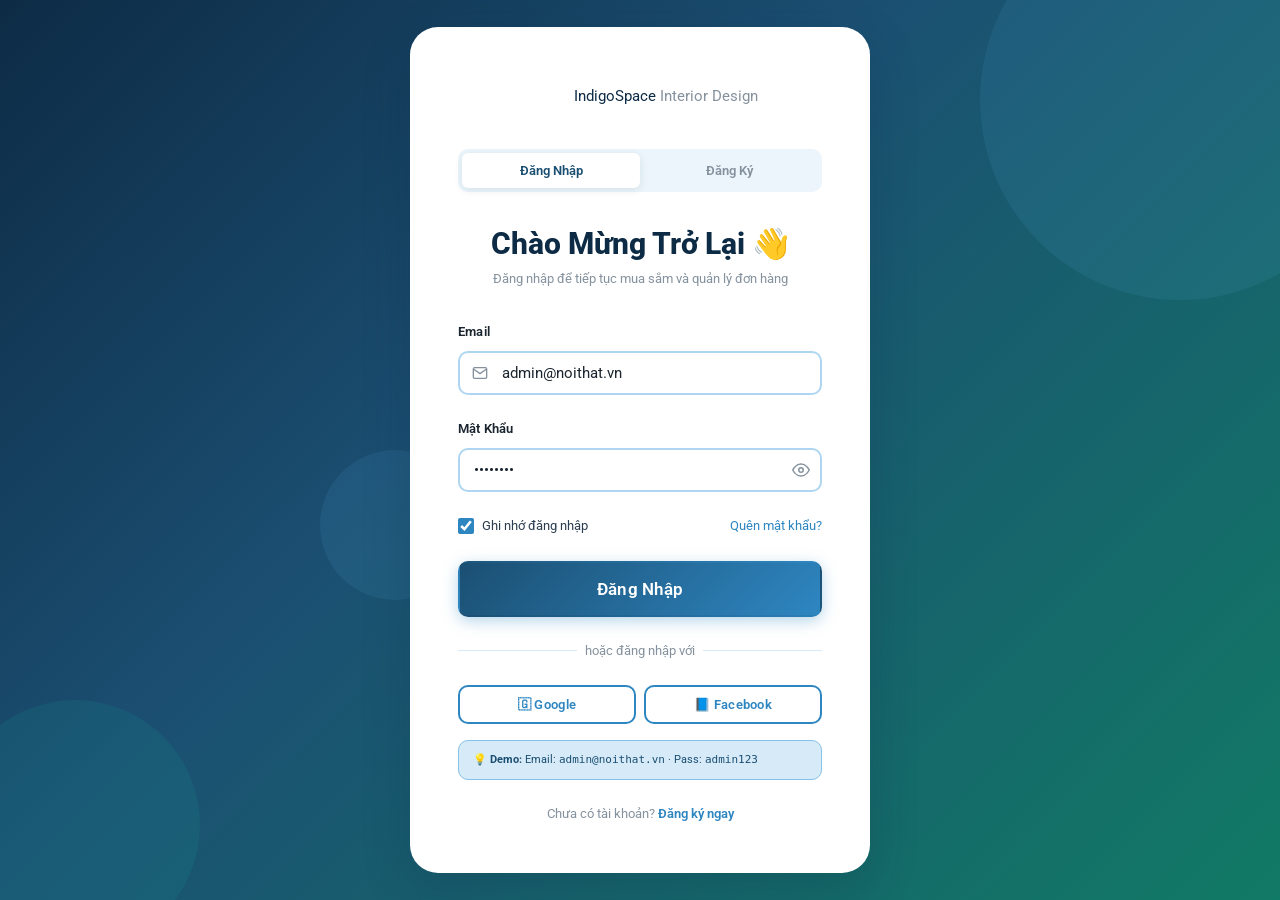
<file: noi-that-v2-complete/noi-that-v2/admin/index.html>
<!DOCTYPE html>
<html lang="vi">
<head>
  <meta charset="UTF-8"/><meta name="viewport" content="width=device-width,initial-scale=1.0"/>
  <title>Admin Dashboard — IndigoSpace</title>
  <link rel="stylesheet" href="../css/main.css"/>
  <link rel="stylesheet" href="../css/admin.css"/>
</head>
<body>
<div id="page-loader" class="page-loader"><div class="loader-ring"></div></div>
<div id="admin-dashboard" class="admin-wrapper">

  <!-- ===== SIDEBAR ===== -->
  <aside class="admin-sidebar">
    <div class="admin-sidebar-logo">
      <div class="admin-logo-icon">
        <svg width="22" height="22" viewBox="0 0 24 24" fill="none" stroke="white" stroke-width="2">
          <path d="M3 9l9-7 9 7v11a2 2 0 01-2 2H5a2 2 0 01-2-2z"/><polyline points="9 22 9 12 15 12 15 22"/>
        </svg>
      </div>
      <div>
        <div class="admin-logo-text">IndigoSpace</div>
        <div class="admin-logo-sub">Admin Panel v1.0</div>
      </div>
    </div>

    <nav class="admin-nav">
      <div class="admin-nav-group">
        <div class="admin-nav-group-label">Tổng Quan</div>
        <button class="admin-nav-link active" data-target="sec-dashboard">
          <svg width="18" height="18" viewBox="0 0 24 24" fill="none" stroke="currentColor" stroke-width="2"><rect x="3" y="3" width="7" height="7"/><rect x="14" y="3" width="7" height="7"/><rect x="3" y="14" width="7" height="7"/><rect x="14" y="14" width="7" height="7"/></svg>
          <span class="nav-label">Dashboard</span>
        </button>
      </div>

      <div class="admin-nav-group">
        <div class="admin-nav-group-label">Quản Lý</div>
        <button class="admin-nav-link" data-target="sec-products">
          <svg width="18" height="18" viewBox="0 0 24 24" fill="none" stroke="currentColor" stroke-width="2"><path d="M21 16V8a2 2 0 00-1-1.73l-7-4a2 2 0 00-2 0l-7 4A2 2 0 003 8v8a2 2 0 001 1.73l7 4a2 2 0 002 0l7-4A2 2 0 0021 16z"/></svg>
          <span class="nav-label">Sản Phẩm</span>
          <span class="admin-nav-badge">34</span>
        </button>
        <button class="admin-nav-link" data-target="sec-orders">
          <svg width="18" height="18" viewBox="0 0 24 24" fill="none" stroke="currentColor" stroke-width="2"><path d="M14 2H6a2 2 0 00-2 2v16a2 2 0 002 2h12a2 2 0 002-2V8z"/><polyline points="14 2 14 8 20 8"/></svg>
          <span class="nav-label">Đơn Hàng</span>
          <span class="admin-nav-badge" style="background:var(--c-warning)">4</span>
        </button>
        <button class="admin-nav-link" data-target="sec-customers">
          <svg width="18" height="18" viewBox="0 0 24 24" fill="none" stroke="currentColor" stroke-width="2"><path d="M17 21v-2a4 4 0 00-4-4H5a4 4 0 00-4 4v2"/><circle cx="9" cy="7" r="4"/><path d="M23 21v-2a4 4 0 00-3-3.87"/><path d="M16 3.13a4 4 0 010 7.75"/></svg>
          <span class="nav-label">Khách Hàng</span>
        </button>
        <button class="admin-nav-link" data-target="sec-vouchers">
          <svg width="18" height="18" viewBox="0 0 24 24" fill="none" stroke="currentColor" stroke-width="2"><path d="M20 12v6a2 2 0 01-2 2H6a2 2 0 01-2-2v-6"/><rect x="2" y="6" width="20" height="6"/></svg>
          <span class="nav-label">Voucher</span>
        </button>
      </div>

      <div class="admin-nav-group">
        <div class="admin-nav-group-label">Hệ Thống</div>
        <a href="../index.html" class="admin-nav-link">
          <svg width="18" height="18" viewBox="0 0 24 24" fill="none" stroke="currentColor" stroke-width="2"><path d="M3 9l9-7 9 7v11a2 2 0 01-2 2H5a2 2 0 01-2-2z"/></svg>
          <span class="nav-label">Xem Website</span>
        </a>
        <button id="admin-logout" class="admin-nav-link">
          <svg width="18" height="18" viewBox="0 0 24 24" fill="none" stroke="currentColor" stroke-width="2"><path d="M9 21H5a2 2 0 01-2-2V5a2 2 0 012-2h4"/><polyline points="16 17 21 12 16 7"/><line x1="21" y1="12" x2="9" y2="12"/></svg>
          <span class="nav-label">Đăng Xuất</span>
        </button>
      </div>
    </nav>

    <div class="admin-sidebar-footer">
      <div class="admin-user-info">
        <div class="admin-user-avatar">A</div>
        <div>
          <div class="admin-user-name">Admin</div>
          <div class="admin-user-role">Quản trị viên</div>
        </div>
      </div>
    </div>
  </aside>

  <!-- ===== MAIN CONTENT ===== -->
  <div class="admin-main">
    <!-- Top bar -->
    <div class="admin-topbar">
      <div class="admin-topbar-left">
        <button id="admin-menu-btn" style="background:none;border:none;cursor:pointer;padding:4px;display:none;">
          <svg width="22" height="22" viewBox="0 0 24 24" fill="none" stroke="var(--c-navy)" stroke-width="2"><line x1="3" y1="12" x2="21" y2="12"/><line x1="3" y1="6" x2="21" y2="6"/><line x1="3" y1="18" x2="21" y2="18"/></svg>
        </button>
        <div>
          <div id="admin-page-title" class="admin-topbar-title">Dashboard</div>
          <div class="admin-topbar-breadcrumb">IndigoSpace / <span id="admin-page-title-sub">Tổng quan</span></div>
        </div>
      </div>
      <div class="admin-topbar-right">
        <div style="font-size:var(--text-sm);color:var(--c-text-muted);">
          📅 <span id="current-date"></span>
        </div>
        <button class="admin-notify-btn">
          <svg width="18" height="18" viewBox="0 0 24 24" fill="none" stroke="currentColor" stroke-width="2"><path d="M18 8A6 6 0 006 8c0 7-3 9-3 9h18s-3-2-3-9"/><path d="M13.73 21a2 2 0 01-3.46 0"/></svg>
          <span class="cart-badge">3</span>
        </button>
        <a href="../index.html" class="btn btn-secondary btn-sm">← Website</a>
      </div>
    </div>

    <div class="admin-content">

      <!-- ===== DASHBOARD ===== -->
      <div id="sec-dashboard" class="admin-section active">
        <div class="stats-grid">
          <div class="stat-card">
            <div class="stat-icon">
              <svg width="24" height="24" viewBox="0 0 24 24" fill="none" stroke="var(--c-blue-dark)" stroke-width="1.8"><line x1="12" y1="1" x2="12" y2="23"/><path d="M17 5H9.5a3.5 3.5 0 000 7h5a3.5 3.5 0 010 7H6"/></svg>
            </div>
            <div class="stat-info">
              <div class="stat-label">Doanh Thu Tháng</div>
              <div id="stat-revenue" class="stat-value">--</div>
              <div class="stat-change up">↑ 12.5% so với tháng trước</div>
            </div>
          </div>
          <div class="stat-card">
            <div class="stat-icon">
              <svg width="24" height="24" viewBox="0 0 24 24" fill="none" stroke="var(--c-teal)" stroke-width="1.8"><path d="M14 2H6a2 2 0 00-2 2v16a2 2 0 002 2h12a2 2 0 002-2V8z"/><polyline points="14 2 14 8 20 8"/></svg>
            </div>
            <div class="stat-info">
              <div class="stat-label">Tổng Đơn Hàng</div>
              <div id="stat-orders" class="stat-value">--</div>
              <div class="stat-change up">↑ 8.2% so với tháng trước</div>
            </div>
          </div>
          <div class="stat-card">
            <div class="stat-icon">
              <svg width="24" height="24" viewBox="0 0 24 24" fill="none" stroke="#8E44AD" stroke-width="1.8"><path d="M17 21v-2a4 4 0 00-4-4H5a4 4 0 00-4 4v2"/><circle cx="9" cy="7" r="4"/><path d="M23 21v-2a4 4 0 00-3-3.87"/><path d="M16 3.13a4 4 0 010 7.75"/></svg>
            </div>
            <div class="stat-info">
              <div class="stat-label">Khách Hàng</div>
              <div id="stat-customers" class="stat-value">--</div>
              <div class="stat-change up">↑ 5.1% so với tháng trước</div>
            </div>
          </div>
          <div class="stat-card">
            <div class="stat-icon">
              <svg width="24" height="24" viewBox="0 0 24 24" fill="none" stroke="#E67E22" stroke-width="1.8"><path d="M21 16V8a2 2 0 00-1-1.73l-7-4a2 2 0 00-2 0l-7 4A2 2 0 003 8v8a2 2 0 001 1.73l7 4a2 2 0 002 0l7-4A2 2 0 0021 16z"/></svg>
            </div>
            <div class="stat-info">
              <div class="stat-label">Tổng Sản Phẩm</div>
              <div id="stat-products" class="stat-value">--</div>
              <div class="stat-change" style="color:var(--c-text-muted)">→ 6 danh mục phòng</div>
            </div>
          </div>
        </div>

        <!-- Revenue Chart Placeholder -->
        <div class="admin-card" style="margin-bottom:var(--sp-xl);">
          <div class="admin-card-header">
            <span class="admin-card-title">
              <svg width="16" height="16" viewBox="0 0 24 24" fill="none" stroke="currentColor" stroke-width="2"><polyline points="22 12 18 12 15 21 9 3 6 12 2 12"/></svg>
              Doanh Thu 7 Ngày Gần Nhất
            </span>
          </div>
          <div style="padding:var(--sp-lg);">
            <div style="display:flex;align-items:flex-end;gap:12px;height:140px;padding:0 8px;">
              <!-- Bars biểu đồ giả -->
              <div style="flex:1;display:flex;flex-direction:column;align-items:center;gap:6px;">
                <div style="background:linear-gradient(to top,var(--c-blue-dark),var(--c-blue-light));border-radius:4px 4px 0 0;width:100%;height:45%;"></div>
                <span style="font-size:10px;color:var(--c-text-muted)">T2</span>
              </div>
              <div style="flex:1;display:flex;flex-direction:column;align-items:center;gap:6px;">
                <div style="background:linear-gradient(to top,var(--c-blue-dark),var(--c-blue-light));border-radius:4px 4px 0 0;width:100%;height:68%;"></div>
                <span style="font-size:10px;color:var(--c-text-muted)">T3</span>
              </div>
              <div style="flex:1;display:flex;flex-direction:column;align-items:center;gap:6px;">
                <div style="background:linear-gradient(to top,var(--c-blue-dark),var(--c-blue-light));border-radius:4px 4px 0 0;width:100%;height:52%;"></div>
                <span style="font-size:10px;color:var(--c-text-muted)">T4</span>
              </div>
              <div style="flex:1;display:flex;flex-direction:column;align-items:center;gap:6px;">
                <div style="background:linear-gradient(to top,var(--c-teal),var(--c-teal-light));border-radius:4px 4px 0 0;width:100%;height:90%;"></div>
                <span style="font-size:10px;color:var(--c-text-muted)">T5</span>
              </div>
              <div style="flex:1;display:flex;flex-direction:column;align-items:center;gap:6px;">
                <div style="background:linear-gradient(to top,var(--c-blue-dark),var(--c-blue-light));border-radius:4px 4px 0 0;width:100%;height:75%;"></div>
                <span style="font-size:10px;color:var(--c-text-muted)">T6</span>
              </div>
              <div style="flex:1;display:flex;flex-direction:column;align-items:center;gap:6px;">
                <div style="background:linear-gradient(to top,var(--c-teal),var(--c-teal-light));border-radius:4px 4px 0 0;width:100%;height:100%;"></div>
                <span style="font-size:10px;color:var(--c-text-muted)">T7</span>
              </div>
              <div style="flex:1;display:flex;flex-direction:column;align-items:center;gap:6px;">
                <div style="background:linear-gradient(to top,var(--c-blue-dark),var(--c-blue-light));border-radius:4px 4px 0 0;width:100%;height:60%;"></div>
                <span style="font-size:10px;color:var(--c-text-muted)">CN</span>
              </div>
            </div>
          </div>
        </div>

        <!-- Recent Orders -->
        <div class="admin-card">
          <div class="admin-card-header">
            <span class="admin-card-title">
              <svg width="16" height="16" viewBox="0 0 24 24" fill="none" stroke="currentColor" stroke-width="2"><path d="M14 2H6a2 2 0 00-2 2v16a2 2 0 002 2h12a2 2 0 002-2V8z"/></svg>
              Đơn Hàng Gần Đây
            </span>
            <button class="btn btn-secondary btn-sm" onclick="document.querySelector('[data-target=sec-orders]').click()">Xem tất cả</button>
          </div>
          <div style="overflow-x:auto;">
            <table class="admin-table">
              <thead><tr>
                <th>Mã ĐH</th><th>Khách hàng</th><th>Ngày</th><th>Sản phẩm</th><th>Tổng tiền</th><th>Trạng thái</th><th>Thao tác</th>
              </tr></thead>
              <tbody id="recent-orders-table"></tbody>
            </table>
          </div>
        </div>
      </div>

      <!-- ===== PRODUCTS ===== -->
      <div id="sec-products" class="admin-section">
        <div class="admin-card">
          <div class="admin-card-header">
            <span class="admin-card-title">
              <svg width="16" height="16" viewBox="0 0 24 24" fill="none" stroke="currentColor" stroke-width="2"><path d="M21 16V8a2 2 0 00-1-1.73l-7-4a2 2 0 00-2 0l-7 4A2 2 0 003 8v8a2 2 0 001 1.73l7 4a2 2 0 002 0l7-4A2 2 0 0021 16z"/></svg>
              Quản Lý Sản Phẩm (34 sản phẩm)
            </span>
            <div class="admin-card-actions">
              <button class="btn btn-primary btn-sm" onclick="showToast('Tính năng thêm sản phẩm sắp ra mắt!','info')">
                + Thêm Sản Phẩm
              </button>
            </div>
          </div>
          <div class="table-toolbar">
            <div class="table-search">
              <svg width="16" height="16" viewBox="0 0 24 24" fill="none" stroke="currentColor" stroke-width="2"><circle cx="11" cy="11" r="8"/><line x1="21" y1="21" x2="16.65" y2="16.65"/></svg>
              <input id="search-products" type="text" placeholder="Tìm tên sản phẩm, phòng, phong cách..."/>
            </div>
            <select class="table-filter-select">
              <option value="">Tất cả phòng</option>
              <option>Phòng Khách</option><option>Phòng Ngủ</option>
              <option>Phòng Bếp</option><option>Nhà Vệ Sinh</option>
              <option>Phòng Làm Việc</option><option>Ban Công</option>
            </select>
            <select class="table-filter-select">
              <option value="">Tất cả phong cách</option>
              <option>Cổ Điển</option><option>Hiện Đại</option>
              <option>Đông Dương</option><option>Tân Cổ Điển</option>
            </select>
          </div>
          <div style="overflow-x:auto;">
            <table class="admin-table">
              <thead><tr>
                <th>Sản Phẩm</th><th>Phòng</th><th>Phong Cách</th><th>Giá (theo size)</th><th>Lượt xem</th><th>Tình trạng</th><th>Thao tác</th>
              </tr></thead>
              <tbody id="admin-products-table"></tbody>
            </table>
          </div>
        </div>
      </div>

      <!-- ===== ORDERS ===== -->
      <div id="sec-orders" class="admin-section">
        <div class="stats-grid" style="grid-template-columns:repeat(5,1fr);margin-bottom:var(--sp-xl);">
          <div style="background:var(--c-white);border-radius:var(--r-md);padding:var(--sp-md);border:1px solid var(--c-border-light);text-align:center;">
            <div style="font-size:var(--text-2xl);font-weight:900;color:var(--c-navy)">6</div>
            <div style="font-size:var(--text-xs);color:var(--c-text-muted);font-weight:600;text-transform:uppercase;letter-spacing:0.5px;">Tất cả</div>
          </div>
          <div style="background:var(--c-white);border-radius:var(--r-md);padding:var(--sp-md);border:1px solid var(--c-border-light);text-align:center;">
            <div style="font-size:var(--text-2xl);font-weight:900;color:var(--c-warning)">1</div>
            <div style="font-size:var(--text-xs);color:var(--c-text-muted);font-weight:600;text-transform:uppercase;letter-spacing:0.5px;">Chờ xác nhận</div>
          </div>
          <div style="background:var(--c-white);border-radius:var(--r-md);padding:var(--sp-md);border:1px solid var(--c-border-light);text-align:center;">
            <div style="font-size:var(--text-2xl);font-weight:900;color:var(--c-blue-mid)">2</div>
            <div style="font-size:var(--text-xs);color:var(--c-text-muted);font-weight:600;text-transform:uppercase;letter-spacing:0.5px;">Đang giao</div>
          </div>
          <div style="background:var(--c-white);border-radius:var(--r-md);padding:var(--sp-md);border:1px solid var(--c-border-light);text-align:center;">
            <div style="font-size:var(--text-2xl);font-weight:900;color:var(--c-success)">2</div>
            <div style="font-size:var(--text-xs);color:var(--c-text-muted);font-weight:600;text-transform:uppercase;letter-spacing:0.5px;">Hoàn thành</div>
          </div>
          <div style="background:var(--c-white);border-radius:var(--r-md);padding:var(--sp-md);border:1px solid var(--c-border-light);text-align:center;">
            <div style="font-size:var(--text-2xl);font-weight:900;color:var(--c-error)">1</div>
            <div style="font-size:var(--text-xs);color:var(--c-text-muted);font-weight:600;text-transform:uppercase;letter-spacing:0.5px;">Đã hủy</div>
          </div>
        </div>

        <div class="admin-card">
          <div class="admin-card-header">
            <span class="admin-card-title">
              <svg width="16" height="16" viewBox="0 0 24 24" fill="none" stroke="currentColor" stroke-width="2"><path d="M14 2H6a2 2 0 00-2 2v16a2 2 0 002 2h12a2 2 0 002-2V8z"/></svg>
              Danh Sách Đơn Hàng
            </span>
            <button class="btn btn-secondary btn-sm">📥 Xuất Excel</button>
          </div>
          <div class="table-toolbar">
            <div class="table-search">
              <svg width="16" height="16" viewBox="0 0 24 24" fill="none" stroke="currentColor" stroke-width="2"><circle cx="11" cy="11" r="8"/><line x1="21" y1="21" x2="16.65" y2="16.65"/></svg>
              <input id="search-orders" type="text" placeholder="Tìm mã đơn, tên khách hàng..."/>
            </div>
            <select class="table-filter-select">
              <option>Tất cả trạng thái</option>
              <option>Chờ xác nhận</option><option>Đã xác nhận</option>
              <option>Đang giao</option><option>Hoàn thành</option><option>Đã hủy</option>
            </select>
          </div>
          <div style="overflow-x:auto;">
            <table class="admin-table">
              <thead><tr>
                <th>Mã ĐH</th><th>Khách hàng</th><th>Ngày đặt</th><th>Sản phẩm</th><th>Tổng tiền</th><th>Trạng thái</th><th>Thao tác</th>
              </tr></thead>
              <tbody id="admin-orders-table"></tbody>
            </table>
          </div>
        </div>
      </div>

      <!-- ===== CUSTOMERS ===== -->
      <div id="sec-customers" class="admin-section">
        <div class="admin-card">
          <div class="admin-card-header">
            <span class="admin-card-title">
              <svg width="16" height="16" viewBox="0 0 24 24" fill="none" stroke="currentColor" stroke-width="2"><path d="M17 21v-2a4 4 0 00-4-4H5a4 4 0 00-4 4v2"/><circle cx="9" cy="7" r="4"/></svg>
              Quản Lý Khách Hàng
            </span>
            <button class="btn btn-secondary btn-sm">📥 Xuất Excel</button>
          </div>
          <div class="table-toolbar">
            <div class="table-search">
              <svg width="16" height="16" viewBox="0 0 24 24" fill="none" stroke="currentColor" stroke-width="2"><circle cx="11" cy="11" r="8"/><line x1="21" y1="21" x2="16.65" y2="16.65"/></svg>
              <input id="search-customers" type="text" placeholder="Tìm tên, email, số điện thoại..."/>
            </div>
            <select class="table-filter-select">
              <option>Tất cả</option>
              <option>Hoạt động</option><option>Ngừng hoạt động</option>
            </select>
          </div>
          <div style="overflow-x:auto;">
            <table class="admin-table">
              <thead><tr>
                <th>Mã KH</th><th>Họ tên</th><th>Email</th><th>Điện thoại</th><th>Số đơn</th><th>Tổng chi tiêu</th><th>Trạng thái</th><th>Thao tác</th>
              </tr></thead>
              <tbody id="admin-customers-table"></tbody>
            </table>
          </div>
        </div>
      </div>

      <!-- ===== VOUCHERS ===== -->
      <div id="sec-vouchers" class="admin-section">
        <div class="admin-card">
          <div class="admin-card-header">
            <span class="admin-card-title">
              <svg width="16" height="16" viewBox="0 0 24 24" fill="none" stroke="currentColor" stroke-width="2"><path d="M20 12v6a2 2 0 01-2 2H6a2 2 0 01-2-2v-6"/><rect x="2" y="6" width="20" height="6"/></svg>
              Quản Lý Voucher & Mã Giảm Giá
            </span>
            <button class="btn btn-primary btn-sm" onclick="showToast('Tính năng tạo voucher sắp ra mắt!','info')">
              + Tạo Voucher Mới
            </button>
          </div>
          <div style="overflow-x:auto;">
            <table class="admin-table">
              <thead><tr>
                <th>Mã Code</th><th>Loại giảm giá</th><th>Đơn tối thiểu</th><th>Mô tả</th><th>Đã dùng</th><th>Trạng thái</th><th>Thao tác</th>
              </tr></thead>
              <tbody id="admin-vouchers-table"></tbody>
            </table>
          </div>

          <div style="padding:var(--sp-lg);background:var(--c-frost);border-top:1px solid var(--c-border-light);">
            <div style="font-size:var(--text-sm);font-weight:700;color:var(--c-navy);margin-bottom:var(--sp-md)">💡 Thêm Nhanh Voucher Mới</div>
            <div style="display:grid;grid-template-columns:1fr 1fr 1fr 1fr auto;gap:var(--sp-sm);align-items:end;">
              <div>
                <label class="form-label">Mã code</label>
                <input class="form-control" type="text" placeholder="VD: SUMMER30" id="new-voucher-code" style="text-transform:uppercase;"/>
              </div>
              <div>
                <label class="form-label">Loại</label>
                <select class="form-control form-select" id="new-voucher-type">
                  <option value="percent">Phần trăm (%)</option>
                  <option value="fixed">Cố định (đ)</option>
                  <option value="shipping">Miễn phí ship</option>
                </select>
              </div>
              <div>
                <label class="form-label">Giá trị</label>
                <input class="form-control" type="number" placeholder="VD: 20" id="new-voucher-value"/>
              </div>
              <div>
                <label class="form-label">ĐH tối thiểu (đ)</label>
                <input class="form-control" type="number" placeholder="VD: 5000000" id="new-voucher-min"/>
              </div>
              <button class="btn btn-primary" onclick="addNewVoucher()">Tạo</button>
            </div>
          </div>
        </div>
      </div>

    </div><!-- /admin-content -->
  </div><!-- /admin-main -->
</div><!-- /admin-wrapper -->

<div id="toast-container"></div>
<script src="../js/images-svg.js"></script>
<script src="../js/data.js"></script>
<script src="../js/cart.js"></script>
<script src="../js/detail-auth-admin.js"></script>
<script src="../js/main.js"></script>
<script>
// Cập nhật ngày
document.getElementById('current-date').textContent = new Date().toLocaleDateString('vi-VN', {weekday:'long',year:'numeric',month:'long',day:'numeric'});

// Thêm voucher mới
function addNewVoucher() {
  const code  = document.getElementById('new-voucher-code').value.trim().toUpperCase();
  const type  = document.getElementById('new-voucher-type').value;
  const value = parseInt(document.getElementById('new-voucher-value').value) || 0;
  const min   = parseInt(document.getElementById('new-voucher-min').value) || 0;
  if (!code || !value) { showToast('Vui lòng điền đầy đủ thông tin!','error'); return; }
  const desc  = type==='percent' ? `Giảm ${value}%` : type==='fixed' ? `Giảm ${formatPrice(value)}` : 'Miễn phí ship';
  AdminManager.vouchers.push({ code, type, value, minOrder:min, desc, used:0, active:true, id:'VC0'+AdminManager.vouchers.length });
  renderAdminVouchers();
  showToast(`Đã tạo voucher: ${code}`, 'success');
  document.getElementById('new-voucher-code').value='';
  document.getElementById('new-voucher-value').value='';
  document.getElementById('new-voucher-min').value='';
}

// Admin sidebar navigation
document.querySelectorAll('.admin-nav-link[data-target]').forEach(link => {
  link.addEventListener('click', () => {
    document.querySelectorAll('.admin-nav-link').forEach(l => l.classList.remove('active'));
    document.querySelectorAll('.admin-section').forEach(s => s.classList.remove('active'));
    link.classList.add('active');
    const target = link.dataset.target;
    document.getElementById(target)?.classList.add('active');
    const labels = { 'sec-dashboard':'Dashboard','sec-products':'Sản Phẩm','sec-orders':'Đơn Hàng','sec-customers':'Khách Hàng','sec-vouchers':'Voucher' };
    document.getElementById('admin-page-title').textContent = labels[target]||'Dashboard';
    document.getElementById('admin-page-title-sub').textContent = labels[target]||'Dashboard';
  });
});

// Admin mobile menu
document.getElementById('admin-menu-btn').style.display = window.innerWidth <= 768 ? 'block' : 'none';
window.addEventListener('resize', () => {
  document.getElementById('admin-menu-btn').style.display = window.innerWidth <= 768 ? 'block' : 'none';
});
</script>
</body>
</html>
</file>
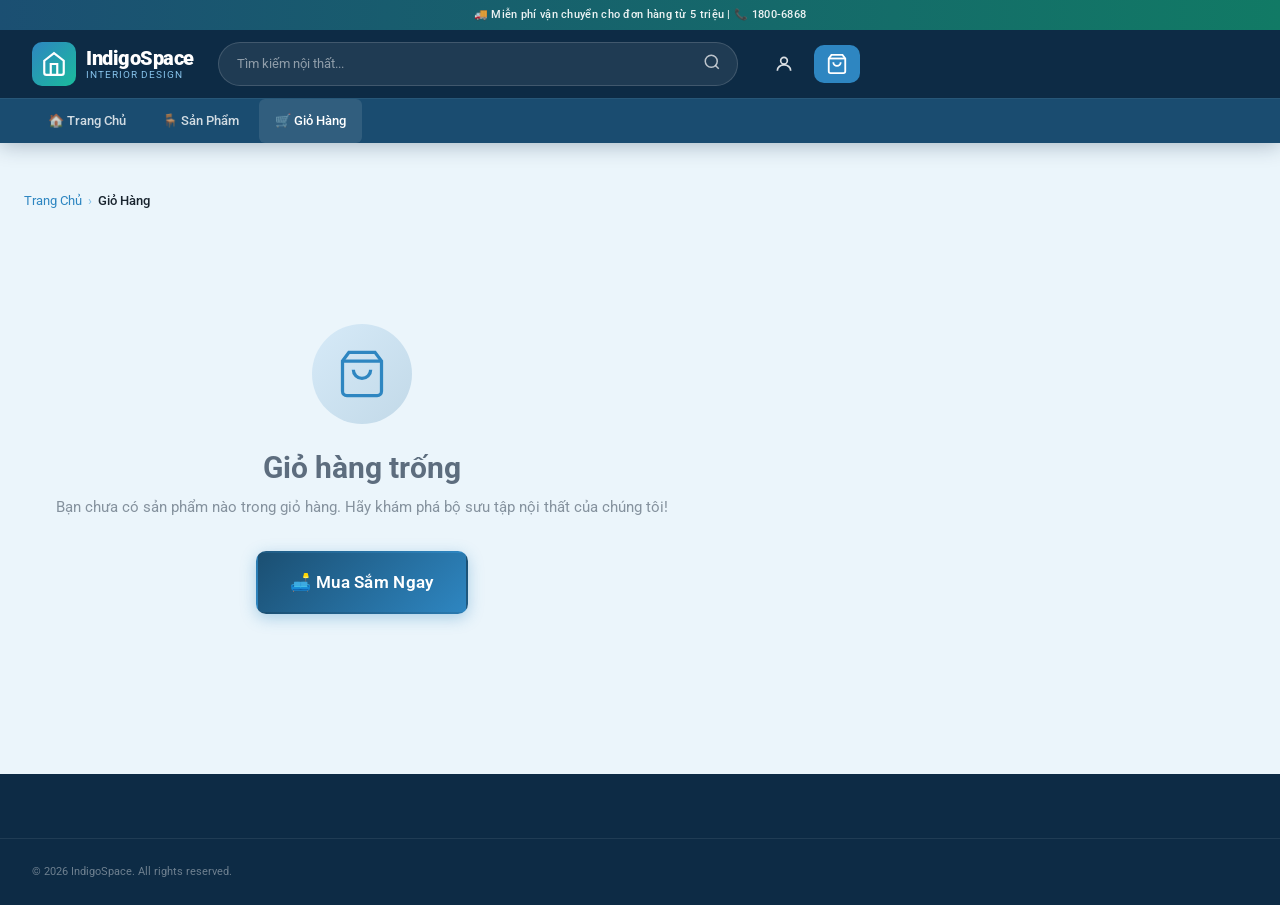
<file: noi-that-v2-complete/noi-that-v2/cart.html>
<!DOCTYPE html>
<html lang="vi">
<head>
  <meta charset="UTF-8"/><meta name="viewport" content="width=device-width,initial-scale=1.0"/>
  <title>Giỏ Hàng — IndigoSpace</title>
  <link rel="stylesheet" href="css/main.css"/>
  <link rel="stylesheet" href="css/header.css"/>
  <link rel="stylesheet" href="css/cart.css"/>
</head>
<body>
<div id="page-loader" class="page-loader"><div class="loader-ring"></div></div>

<header class="site-header">
  <div class="header-top">🚚 Miễn phí vận chuyển cho đơn hàng từ 5 triệu | 📞 1800-6868</div>
  <div class="header-main">
    <a href="index.html" class="site-logo"><div class="logo-icon"><svg width="26" height="26" viewBox="0 0 24 24" fill="none" stroke="white" stroke-width="2"><path d="M3 9l9-7 9 7v11a2 2 0 01-2 2H5a2 2 0 01-2-2z"/><polyline points="9 22 9 12 15 12 15 22"/></svg></div><div class="logo-text"><span class="logo-brand">IndigoSpace</span><span class="logo-tagline">Interior Design</span></div></a>
    <div class="header-search"><div class="search-input-wrap"><input id="search-input" class="search-input" type="text" placeholder="Tìm kiếm nội thất..."/><button class="search-btn"><svg width="18" height="18" viewBox="0 0 24 24" fill="none" stroke="currentColor" stroke-width="2"><circle cx="11" cy="11" r="8"/><line x1="21" y1="21" x2="16.65" y2="16.65"/></svg></button></div><div id="search-dropdown" class="search-dropdown"></div></div>
    <div class="header-actions">
      <a href="login.html" id="user-action-btn" class="header-action-btn"><svg width="20" height="20" viewBox="0 0 24 24" fill="none" stroke="currentColor" stroke-width="2"><circle cx="12" cy="8" r="4"/><path d="M4 20c0-4 3.6-7 8-7s8 3 8 7"/></svg></a>
      <a href="cart.html" class="header-action-btn active" style="position:relative"><svg width="22" height="22" viewBox="0 0 24 24" fill="none" stroke="currentColor" stroke-width="2"><path d="M6 2L3 6v14a2 2 0 002 2h14a2 2 0 002-2V6l-3-4z"/><line x1="3" y1="6" x2="21" y2="6"/><path d="M16 10a4 4 0 01-8 0"/></svg><span class="cart-badge" style="display:none">0</span></a>
    </div>
  </div>
  <nav class="site-nav"><div class="nav-inner">
    <div class="nav-item"><a href="index.html" class="nav-link">🏠 Trang Chủ</a></div>
    <div class="nav-item"><a href="products.html" class="nav-link">🪑 Sản Phẩm</a></div>
    <div class="nav-item"><a href="cart.html" class="nav-link active">🛒 Giỏ Hàng</a></div>
  </div></nav>
</header>

<main class="cart-page">
<div class="container">
  <!-- Breadcrumb -->
  <div class="breadcrumb">
    <a href="index.html">Trang Chủ</a>
    <span class="breadcrumb-sep">›</span>
    <span class="breadcrumb-current">Giỏ Hàng</span>
  </div>

  <!-- EMPTY STATE -->
  <div id="cart-empty" style="display:none;">
    <div class="cart-empty">
      <div class="cart-empty-icon">
        <svg width="52" height="52" viewBox="0 0 24 24" fill="none" stroke="var(--c-blue-mid)" stroke-width="1.5">
          <path d="M6 2L3 6v14a2 2 0 002 2h14a2 2 0 002-2V6l-3-4z"/>
          <line x1="3" y1="6" x2="21" y2="6"/><path d="M16 10a4 4 0 01-8 0"/>
        </svg>
      </div>
      <h3>Giỏ hàng trống</h3>
      <p>Bạn chưa có sản phẩm nào trong giỏ hàng. Hãy khám phá bộ sưu tập nội thất của chúng tôi!</p>
      <a href="products.html" class="btn btn-primary btn-lg">🛋️ Mua Sắm Ngay</a>
    </div>
  </div>

  <!-- CART CONTENT -->
  <div id="cart-content" class="cart-layout">
    <!-- LEFT: Cart Items -->
    <div>
      <div class="cart-items-panel">
        <div class="cart-panel-header">
          <h3>
            <svg width="18" height="18" viewBox="0 0 24 24" fill="none" stroke="white" stroke-width="2"><path d="M6 2L3 6v14a2 2 0 002 2h14a2 2 0 002-2V6l-3-4z"/><line x1="3" y1="6" x2="21" y2="6"/><path d="M16 10a4 4 0 01-8 0"/></svg>
            Giỏ Hàng Của Bạn
          </h3>
          <span id="cart-item-total-count" class="cart-item-total-count"></span>
        </div>

        <!-- Table header (desktop) -->
        <div class="cart-table-head">
          <span>Sản Phẩm</span>
          <span style="text-align:center">Đơn Giá</span>
          <span style="text-align:center">Số Lượng</span>
          <span style="text-align:right">Thành Tiền</span>
          <span></span>
        </div>

        <!-- Cart items sẽ được render bởi JS -->
        <div id="cart-items-list"></div>

        <!-- Footer cart -->
        <div class="cart-footer">
          <a href="products.html" class="btn btn-ghost">
            ← Tiếp Tục Mua Sắm
          </a>
          <button id="clear-cart-btn" class="btn btn-danger btn-sm">
            <svg width="14" height="14" viewBox="0 0 24 24" fill="none" stroke="currentColor" stroke-width="2"><polyline points="3 6 5 6 21 6"/><path d="M19 6l-1 14H6L5 6"/></svg>
            Xóa Tất Cả
          </button>
        </div>
      </div>
    </div>

    <!-- RIGHT: Order Summary -->
    <div>
      <div class="cart-summary">
        <div class="summary-header">
          <h3>
            <svg width="16" height="16" viewBox="0 0 24 24" fill="none" stroke="white" stroke-width="2"><path d="M14 2H6a2 2 0 00-2 2v16a2 2 0 002 2h12a2 2 0 002-2V8z"/><polyline points="14 2 14 8 20 8"/></svg>
            Chi Tiết Hóa Đơn
          </h3>
        </div>

        <div class="summary-body">
          <div class="summary-row">
            <span class="summary-label">
              <svg width="14" height="14" viewBox="0 0 24 24" fill="none" stroke="currentColor" stroke-width="2"><path d="M6 2L3 6v14a2 2 0 002 2h14a2 2 0 002-2V6l-3-4z"/></svg>
              Tổng tiền hàng
            </span>
            <span id="summary-subtotal" class="summary-value">0đ</span>
          </div>
          <div class="summary-row">
            <span class="summary-label">
              <svg width="14" height="14" viewBox="0 0 24 24" fill="none" stroke="currentColor" stroke-width="2"><rect x="1" y="3" width="15" height="13"/><polygon points="16 8 20 8 23 11 23 16 16 16 16 8"/><circle cx="5.5" cy="18.5" r="2.5"/><circle cx="18.5" cy="18.5" r="2.5"/></svg>
              Phí vận chuyển
            </span>
            <span id="summary-shipping" class="summary-value">150.000đ</span>
          </div>
          <div id="summary-discount-row" class="summary-row" style="display:none">
            <span class="summary-label">
              <svg width="14" height="14" viewBox="0 0 24 24" fill="none" stroke="currentColor" stroke-width="2"><path d="M20 12v6a2 2 0 01-2 2H6a2 2 0 01-2-2v-6"/><rect x="2" y="6" width="20" height="6"/></svg>
              Giảm giá voucher
            </span>
            <span id="summary-discount" class="summary-value discount">0đ</span>
          </div>
          <div class="summary-row">
            <span class="summary-label">
              <svg width="14" height="14" viewBox="0 0 24 24" fill="none" stroke="currentColor" stroke-width="2"><circle cx="12" cy="12" r="10"/><line x1="12" y1="8" x2="12" y2="12"/><line x1="12" y1="16" x2="12.01" y2="16"/></svg>
              Thuế <span id="summary-tax-rate" style="font-size:11px;color:var(--c-warning)">(VAT 10%)</span>
            </span>
            <span id="summary-tax" class="summary-value tax">0đ</span>
          </div>

          <!-- Tổng cuối -->
          <div class="summary-total">
            <span class="summary-total-label">💰 TỔNG THANH TOÁN</span>
            <span id="summary-grand-total" class="summary-total-value">0đ</span>
          </div>
          <p class="summary-tax-note">Giá đã bao gồm VAT 10% · Phí vận chuyển tính theo địa chỉ</p>
        </div>

        <!-- Voucher -->
        <div class="voucher-section">
          <div class="voucher-title">
            <svg width="14" height="14" viewBox="0 0 24 24" fill="none" stroke="currentColor" stroke-width="2"><path d="M20 12v6a2 2 0 01-2 2H6a2 2 0 01-2-2v-6"/><rect x="2" y="6" width="20" height="6"/></svg>
            Mã Giảm Giá
          </div>
          <div id="voucher-input-row" class="voucher-input-row">
            <input id="voucher-input" class="voucher-input" type="text" placeholder="NOITHAT10"/>
            <button id="apply-voucher-btn" class="btn btn-secondary btn-sm">Áp dụng</button>
          </div>
          <div id="voucher-applied" class="voucher-applied" style="display:none">
            <svg width="16" height="16" viewBox="0 0 24 24" fill="none" stroke="currentColor" stroke-width="2.5"><circle cx="12" cy="12" r="10"/><polyline points="9 12 11 14 15 10"/></svg>
            <span class="voucher-applied-label"></span>
            <button id="remove-voucher-btn" class="voucher-applied-remove">✕</button>
          </div>
          <div style="margin-top:var(--sp-sm);font-size:11px;color:var(--c-text-muted)">
            Thử: <code style="background:var(--c-frost);padding:2px 6px;border-radius:3px">NOITHAT10</code>
            · <code style="background:var(--c-frost);padding:2px 6px;border-radius:3px">SALE2024</code>
            · <code style="background:var(--c-frost);padding:2px 6px;border-radius:3px">FREESHIP</code>
          </div>
        </div>

        <!-- Actions -->
        <div class="summary-actions">
          <a href="checkout.html" class="btn btn-primary btn-full btn-lg">
            Tiến Hành Thanh Toán →
          </a>
          <a href="products.html" class="btn btn-ghost btn-full">
            ← Tiếp Tục Mua Sắm
          </a>
        </div>

        <!-- Payment methods -->
        <div class="payment-methods-row">
          <span class="payment-chip">VISA</span>
          <span class="payment-chip">MC</span>
          <span class="payment-chip">MOMO</span>
          <span class="payment-chip">ZALOPAY</span>
          <span class="payment-chip">COD</span>
          <span class="payment-chip">CHUYỂN KHOẢN</span>
        </div>
      </div>
    </div>
  </div>
</div>
</main>

<footer class="site-footer">
  <div class="footer-bottom" style="max-width:var(--max-w);margin:0 auto;padding:var(--sp-lg) var(--sp-xl);">
    <span class="footer-copy">© 2026 IndigoSpace. All rights reserved.</span>
  </div>
</footer>
<div id="toast-container"></div>
<script src="js/images-svg.js"></script>
<script src="js/data.js"></script>
<script src="js/cart.js"></script>
<script src="js/main.js"></script>
</body>
</html>
</file>
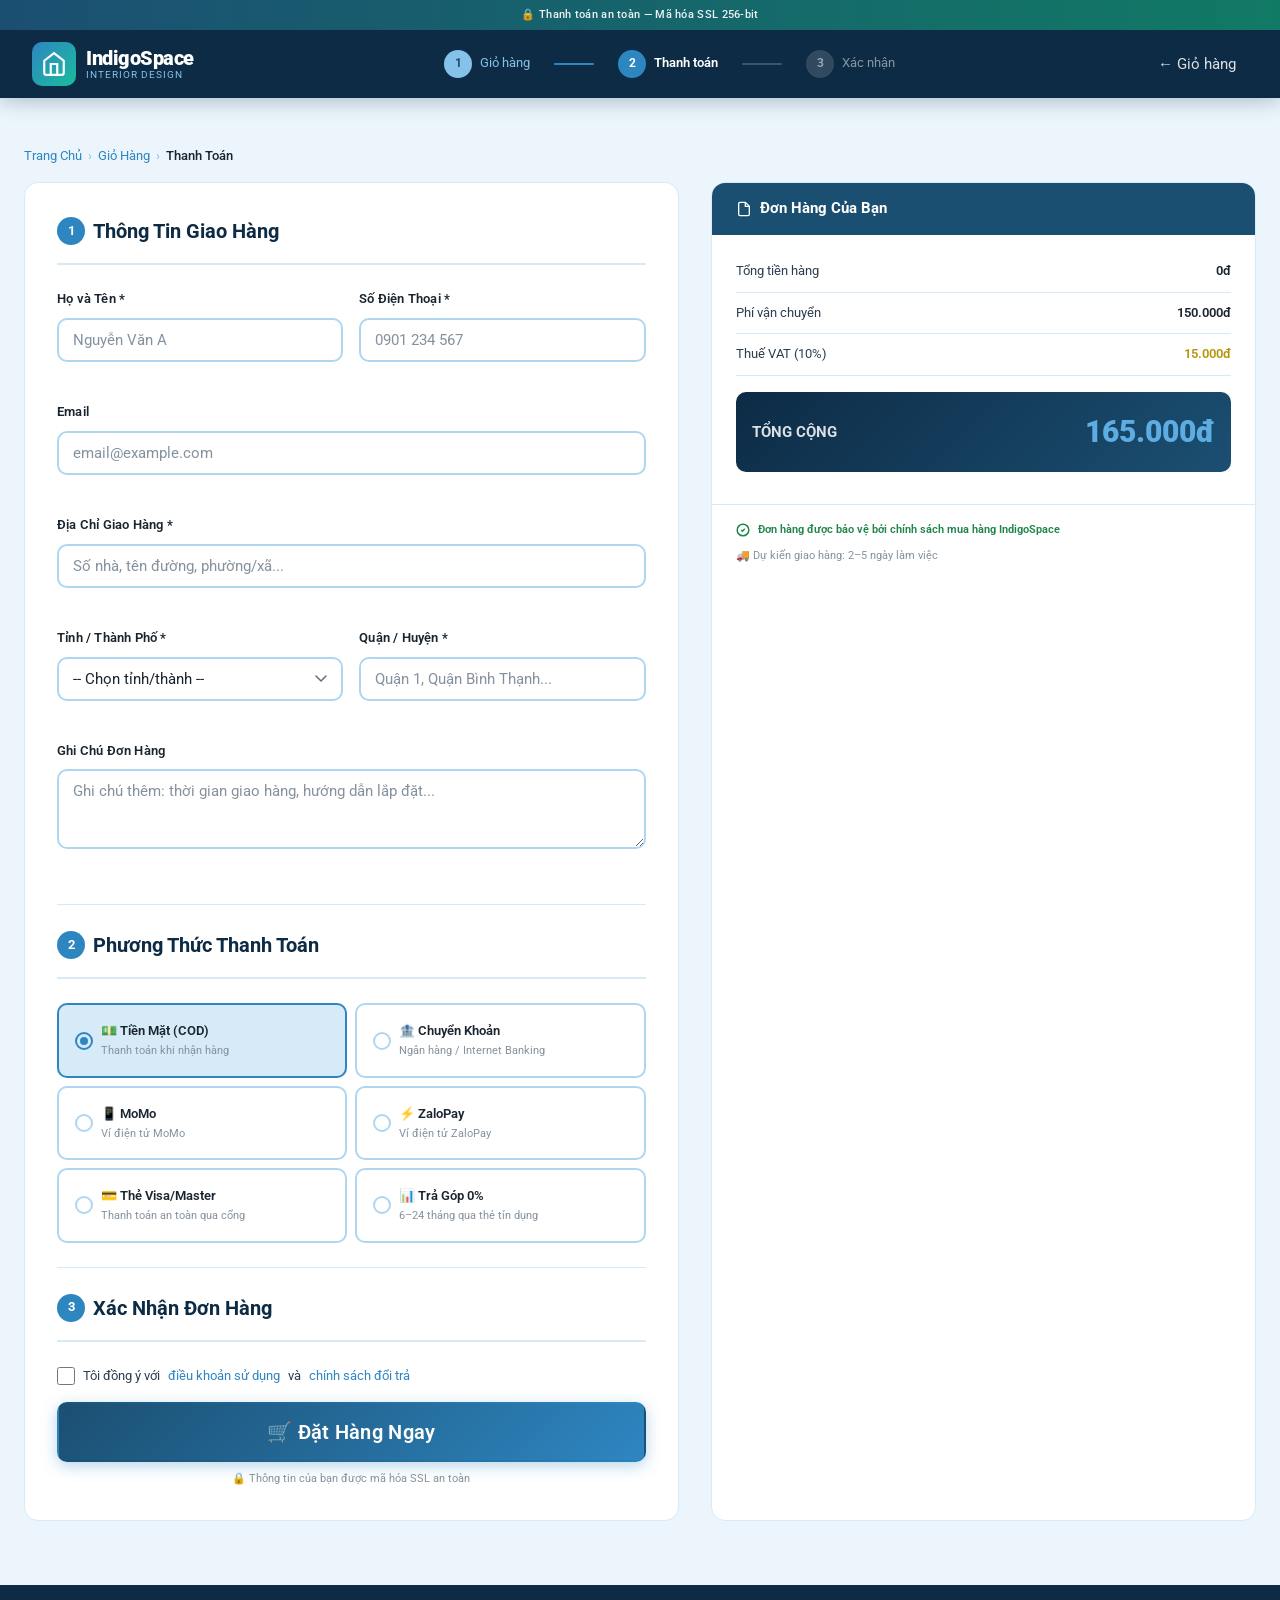
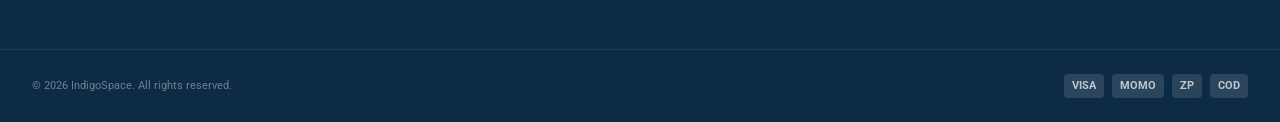
<file: noi-that-v2-complete/noi-that-v2/checkout.html>
<!DOCTYPE html>
<html lang="vi">
<head>
  <meta charset="UTF-8"/><meta name="viewport" content="width=device-width,initial-scale=1.0"/>
  <title>Thanh Toán — IndigoSpace</title>
  <link rel="stylesheet" href="css/main.css"/>
  <link rel="stylesheet" href="css/header.css"/>
  <link rel="stylesheet" href="css/cart.css"/>
</head>
<body>
<div id="page-loader" class="page-loader"><div class="loader-ring"></div></div>
<header class="site-header">
  <div class="header-top">🔒 Thanh toán an toàn — Mã hóa SSL 256-bit</div>
  <div class="header-main">
    <a href="index.html" class="site-logo">
      <div class="logo-icon"><svg width="26" height="26" viewBox="0 0 24 24" fill="none" stroke="white" stroke-width="2"><path d="M3 9l9-7 9 7v11a2 2 0 01-2 2H5a2 2 0 01-2-2z"/><polyline points="9 22 9 12 15 12 15 22"/></svg></div>
      <div class="logo-text"><span class="logo-brand">IndigoSpace</span><span class="logo-tagline">Interior Design</span></div>
    </a>
    <div style="flex:1;text-align:center;">
      <div style="display:flex;align-items:center;justify-content:center;gap:var(--sp-lg);">
        <div style="display:flex;align-items:center;gap:8px;font-size:var(--text-sm);">
          <span style="width:28px;height:28px;background:var(--c-blue-pale);border-radius:50%;display:flex;align-items:center;justify-content:center;font-weight:700;font-size:12px;color:var(--c-blue-dark)">1</span>
          <span style="color:var(--c-blue-pale)">Giỏ hàng</span>
        </div>
        <div style="width:40px;height:2px;background:var(--c-blue-mid);border-radius:2px;"></div>
        <div style="display:flex;align-items:center;gap:8px;font-size:var(--text-sm);">
          <span style="width:28px;height:28px;background:var(--c-blue-mid);border-radius:50%;display:flex;align-items:center;justify-content:center;font-weight:700;font-size:12px;color:white">2</span>
          <span style="color:white;font-weight:600">Thanh toán</span>
        </div>
        <div style="width:40px;height:2px;background:rgba(255,255,255,0.2);border-radius:2px;"></div>
        <div style="display:flex;align-items:center;gap:8px;font-size:var(--text-sm);">
          <span style="width:28px;height:28px;background:rgba(255,255,255,0.15);border-radius:50%;display:flex;align-items:center;justify-content:center;font-weight:700;font-size:12px;color:rgba(255,255,255,0.5)">3</span>
          <span style="color:rgba(255,255,255,0.5)">Xác nhận</span>
        </div>
      </div>
    </div>
    <a href="cart.html" class="header-action-btn">← Giỏ hàng</a>
  </div>
</header>

<main class="checkout-page">
<div class="container">
  <div class="breadcrumb">
    <a href="index.html">Trang Chủ</a><span class="breadcrumb-sep">›</span>
    <a href="cart.html">Giỏ Hàng</a><span class="breadcrumb-sep">›</span>
    <span class="breadcrumb-current">Thanh Toán</span>
  </div>

  <div class="checkout-layout">
    <!-- LEFT: Form -->
    <div class="checkout-form-panel">
      <!-- Thông tin giao hàng -->
      <div class="checkout-section-title">
        <span class="checkout-step-num">1</span> Thông Tin Giao Hàng
      </div>
      <div class="checkout-grid-2">
        <div class="form-group">
          <label class="form-label">Họ và Tên *</label>
          <input class="form-control" type="text" placeholder="Nguyễn Văn A" required/>
        </div>
        <div class="form-group">
          <label class="form-label">Số Điện Thoại *</label>
          <input class="form-control" type="tel" placeholder="0901 234 567" required/>
        </div>
        <div class="form-group" style="grid-column:1/-1">
          <label class="form-label">Email</label>
          <input class="form-control" type="email" placeholder="email@example.com"/>
        </div>
        <div class="form-group" style="grid-column:1/-1">
          <label class="form-label">Địa Chỉ Giao Hàng *</label>
          <input class="form-control" type="text" placeholder="Số nhà, tên đường, phường/xã..." required/>
        </div>
        <div class="form-group">
          <label class="form-label">Tỉnh / Thành Phố *</label>
          <select class="form-control form-select">
            <option value="">-- Chọn tỉnh/thành --</option>
            <option>TP. Hồ Chí Minh</option><option>Hà Nội</option>
            <option>Đà Nẵng</option><option>Cần Thơ</option>
            <option>Hải Phòng</option><option>Bình Dương</option>
            <option>Đồng Nai</option><option>Khác</option>
          </select>
        </div>
        <div class="form-group">
          <label class="form-label">Quận / Huyện *</label>
          <input class="form-control" type="text" placeholder="Quận 1, Quận Bình Thạnh..."/>
        </div>
        <div class="form-group" style="grid-column:1/-1">
          <label class="form-label">Ghi Chú Đơn Hàng</label>
          <textarea class="form-control" rows="3" placeholder="Ghi chú thêm: thời gian giao hàng, hướng dẫn lắp đặt..."></textarea>
        </div>
      </div>

      <div class="divider"></div>

      <!-- Phương thức thanh toán -->
      <div class="checkout-section-title">
        <span class="checkout-step-num">2</span> Phương Thức Thanh Toán
      </div>
      <div class="payment-method-cards">
        <div class="payment-card selected" data-method="cod" onclick="selectPayment(this)">
          <div class="payment-card-radio"></div>
          <div>
            <div class="payment-card-label">💵 Tiền Mặt (COD)</div>
            <div class="payment-card-sub">Thanh toán khi nhận hàng</div>
          </div>
        </div>
        <div class="payment-card" data-method="transfer" onclick="selectPayment(this)">
          <div class="payment-card-radio"></div>
          <div>
            <div class="payment-card-label">🏦 Chuyển Khoản</div>
            <div class="payment-card-sub">Ngân hàng / Internet Banking</div>
          </div>
        </div>
        <div class="payment-card" data-method="momo" onclick="selectPayment(this)">
          <div class="payment-card-radio"></div>
          <div>
            <div class="payment-card-label">📱 MoMo</div>
            <div class="payment-card-sub">Ví điện tử MoMo</div>
          </div>
        </div>
        <div class="payment-card" data-method="zalopay" onclick="selectPayment(this)">
          <div class="payment-card-radio"></div>
          <div>
            <div class="payment-card-label">⚡ ZaloPay</div>
            <div class="payment-card-sub">Ví điện tử ZaloPay</div>
          </div>
        </div>
        <div class="payment-card" data-method="visa" onclick="selectPayment(this)">
          <div class="payment-card-radio"></div>
          <div>
            <div class="payment-card-label">💳 Thẻ Visa/Master</div>
            <div class="payment-card-sub">Thanh toán an toàn qua cổng</div>
          </div>
        </div>
        <div class="payment-card" data-method="installment" onclick="selectPayment(this)">
          <div class="payment-card-radio"></div>
          <div>
            <div class="payment-card-label">📊 Trả Góp 0%</div>
            <div class="payment-card-sub">6–24 tháng qua thẻ tín dụng</div>
          </div>
        </div>
      </div>

      <!-- Thông tin chuyển khoản (ẩn/hiện theo lựa chọn) -->
      <div id="transfer-info" style="display:none;background:var(--c-frost);border-radius:var(--r-md);padding:var(--sp-md);border:1px solid var(--c-border-light);margin-bottom:var(--sp-lg);">
        <div style="font-size:var(--text-sm);font-weight:700;color:var(--c-navy);margin-bottom:var(--sp-sm)">📋 Thông Tin Chuyển Khoản</div>
        <div style="font-size:var(--text-sm);line-height:2;color:var(--c-text-mid);">
          Ngân hàng: <strong>Vietcombank</strong><br/>
          Số tài khoản: <strong>1234 5678 9012</strong><br/>
          Chủ tài khoản: <strong>CÔNG TY TNHH INDIGOSPACE</strong><br/>
          Nội dung: <strong>[Số điện thoại] + TEN SAN PHAM</strong>
        </div>
      </div>

      <div class="divider"></div>

      <!-- Xác nhận -->
      <div class="checkout-section-title">
        <span class="checkout-step-num">3</span> Xác Nhận Đơn Hàng
      </div>
      <label class="checkbox-label" style="margin-bottom:var(--sp-md)">
        <input type="checkbox" id="agree-terms" style="width:18px;height:18px;accent-color:var(--c-blue-mid)"/>
        Tôi đồng ý với <a href="#" style="color:var(--c-blue-mid)">điều khoản sử dụng</a> và <a href="#" style="color:var(--c-blue-mid)">chính sách đổi trả</a>
      </label>

      <button class="btn btn-primary btn-full btn-lg" onclick="placeOrder()" style="font-size:var(--text-lg);padding:16px;">
        🛒 Đặt Hàng Ngay
      </button>
      <p style="text-align:center;font-size:var(--text-xs);color:var(--c-text-muted);margin-top:var(--sp-sm)">
        🔒 Thông tin của bạn được mã hóa SSL an toàn
      </p>
    </div>

    <!-- RIGHT: Order Summary -->
    <div class="checkout-order-summary">
      <div class="summary-header">
        <h3>
          <svg width="16" height="16" viewBox="0 0 24 24" fill="none" stroke="white" stroke-width="2"><path d="M14 2H6a2 2 0 00-2 2v16a2 2 0 002 2h12a2 2 0 002-2V8z"/><polyline points="14 2 14 8 20 8"/></svg>
          Đơn Hàng Của Bạn
        </h3>
      </div>

      <!-- Danh sách sản phẩm -->
      <div id="checkout-items-list" style="max-height:360px;overflow-y:auto;"></div>

      <!-- Tổng kết -->
      <div class="summary-body" style="padding:var(--sp-md) var(--sp-lg);">
        <div class="summary-row">
          <span class="summary-label">Tổng tiền hàng</span>
          <span id="co-subtotal" class="summary-value">0đ</span>
        </div>
        <div class="summary-row">
          <span class="summary-label">Phí vận chuyển</span>
          <span id="co-shipping" class="summary-value">150.000đ</span>
        </div>
        <div class="summary-row">
          <span class="summary-label">Thuế VAT (10%)</span>
          <span id="co-tax" class="summary-value tax">0đ</span>
        </div>
        <div class="summary-total">
          <span class="summary-total-label">TỔNG CỘNG</span>
          <span id="co-total" class="summary-total-value">0đ</span>
        </div>
      </div>

      <div style="padding:var(--sp-md) var(--sp-lg);border-top:1px solid var(--c-border-light);">
        <div style="display:flex;align-items:center;gap:8px;font-size:var(--text-xs);color:var(--c-success);font-weight:600;margin-bottom:8px;">
          <svg width="14" height="14" viewBox="0 0 24 24" fill="none" stroke="currentColor" stroke-width="2.5"><circle cx="12" cy="12" r="10"/><polyline points="9 12 11 14 15 10"/></svg>
          Đơn hàng được bảo vệ bởi chính sách mua hàng IndigoSpace
        </div>
        <div style="display:flex;align-items:center;gap:8px;font-size:var(--text-xs);color:var(--c-text-muted);">
          🚚 Dự kiến giao hàng: 2–5 ngày làm việc
        </div>
      </div>
    </div>
  </div>
</div>
</main>

<!-- SUCCESS MODAL -->
<div id="order-success-modal" class="modal-overlay">
  <div class="modal" style="text-align:center;max-width:460px;">
    <div style="font-size:72px;margin-bottom:var(--sp-lg);">🎉</div>
    <h2 style="color:var(--c-navy);margin-bottom:var(--sp-sm)">Đặt Hàng Thành Công!</h2>
    <p style="color:var(--c-text-muted);margin-bottom:var(--sp-lg)">Cảm ơn bạn đã mua sắm tại IndigoSpace! Đơn hàng của bạn đang được xử lý. Chúng tôi sẽ liên hệ sớm nhất.</p>
    <div style="background:var(--c-frost);border-radius:var(--r-md);padding:var(--sp-md);margin-bottom:var(--sp-xl);border:1px solid var(--c-border-light);">
      <div style="font-size:var(--text-sm);color:var(--c-text-muted);margin-bottom:4px;">Mã đơn hàng của bạn</div>
      <div id="order-code" style="font-size:var(--text-xl);font-weight:900;color:var(--c-navy);font-family:monospace;letter-spacing:2px;">#DH000</div>
    </div>
    <a href="index.html" class="btn btn-primary btn-full btn-lg">🏠 Về Trang Chủ</a>
  </div>
</div>

<footer class="site-footer">
  <div class="footer-bottom" style="max-width:var(--max-w);margin:0 auto;padding:var(--sp-lg) var(--sp-xl);">
    <span class="footer-copy">© 2026 IndigoSpace. All rights reserved.</span>
    <div class="footer-payment"><span class="payment-icon">VISA</span><span class="payment-icon">MOMO</span><span class="payment-icon">ZP</span><span class="payment-icon">COD</span></div>
  </div>
</footer>
<div id="toast-container"></div>
<script src="js/images-svg.js"></script>
<script src="js/data.js"></script>
<script src="js/cart.js"></script>
<script src="js/main.js"></script>
<script>
function selectPayment(card) {
  document.querySelectorAll('.payment-card').forEach(c => c.classList.remove('selected'));
  card.classList.add('selected');
  const method = card.dataset.method;
  document.getElementById('transfer-info').style.display = method === 'transfer' ? 'block' : 'none';
}

function placeOrder() {
  const agreed = document.getElementById('agree-terms').checked;
  if (!agreed) { showToast('Vui lòng đồng ý với điều khoản sử dụng', 'error'); return; }
  const cart = CartManager.getCart();
  if (cart.length === 0) { showToast('Giỏ hàng trống!', 'error'); return; }

  const btn = event.target;
  btn.disabled = true; btn.textContent = '⏳ Đang xử lý...';

  setTimeout(() => {
    const code = '#DH' + String(Date.now()).slice(-6);
    document.getElementById('order-code').textContent = code;
    document.getElementById('order-success-modal').classList.add('active');
    CartManager.clearCart();
  }, 1200);
}
</script>
</body>
</html>
</file>
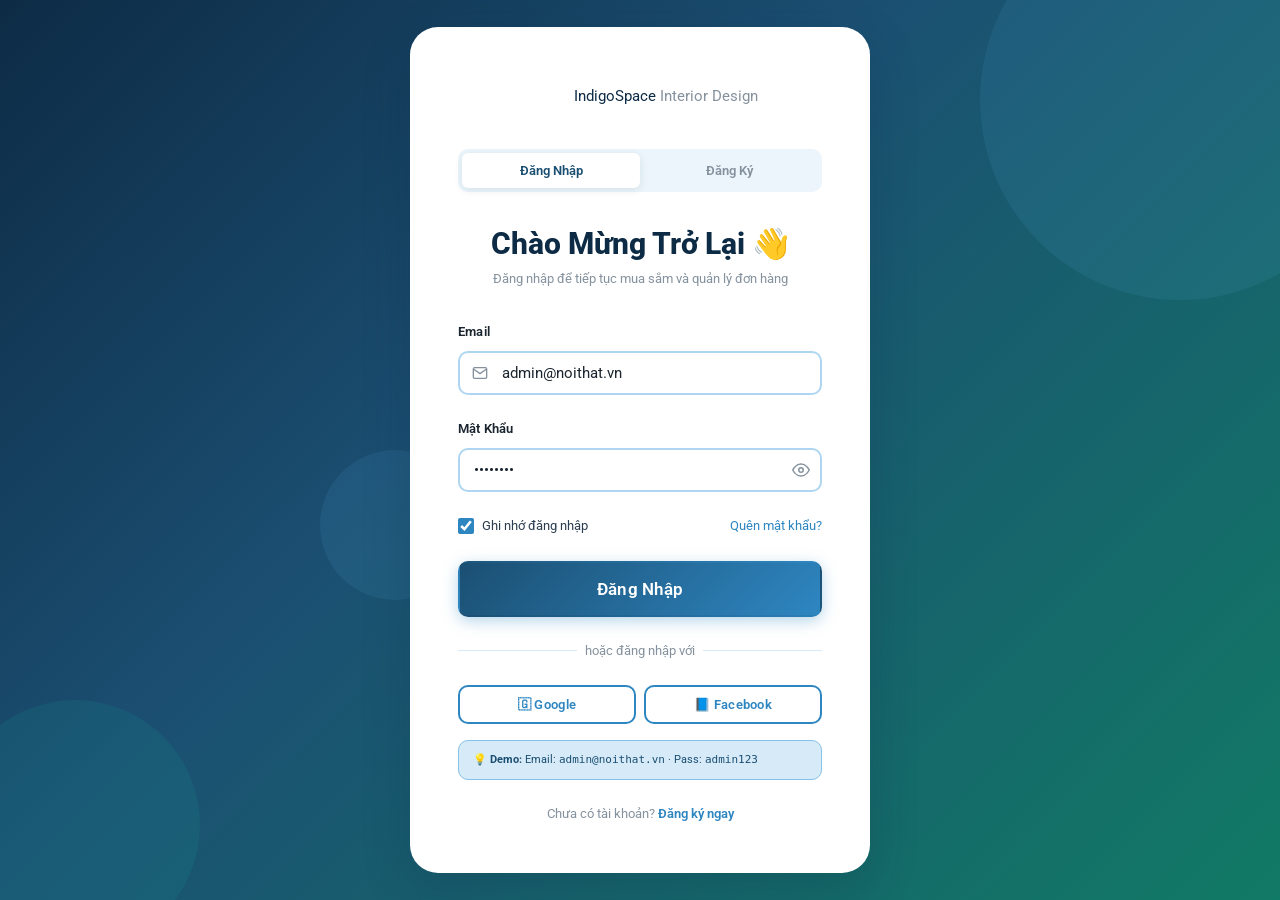
<file: noi-that-v2-complete/noi-that-v2/login.html>
<!DOCTYPE html>
<html lang="vi">
<head>
  <meta charset="UTF-8"/><meta name="viewport" content="width=device-width,initial-scale=1.0"/>
  <title>Đăng Nhập — IndigoSpace</title>
  <link rel="stylesheet" href="css/main.css"/>
  <link rel="stylesheet" href="css/cart.css"/>
</head>
<body>
<div id="page-loader" class="page-loader"><div class="loader-ring"></div></div>

<div class="auth-page">
  <!-- Decoration circles -->
  <div class="auth-bg-circles">
    <div class="auth-circle auth-circle-1"></div>
    <div class="auth-circle auth-circle-2"></div>
    <div class="auth-circle auth-circle-3"></div>
  </div>

  <div class="auth-card">
    <!-- Logo -->
    <a href="index.html" class="auth-logo">
      <div style="display:flex;align-items:center;gap:10px;text-decoration:none;">
        <div class="logo-icon" style="width:42px;height:42px;">
          <svg width="24" height="24" viewBox="0 0 24 24" fill="none" stroke="white" stroke-width="2">
            <path d="M3 9l9-7 9 7v11a2 2 0 01-2 2H5a2 2 0 01-2-2z"/>
            <polyline points="9 22 9 12 15 12 15 22"/>
          </svg>
        </div>
        <div class="logo-text">
          <span class="logo-brand" style="color:var(--c-navy)">IndigoSpace</span>
          <span class="logo-tagline" style="color:var(--c-text-muted)">Interior Design</span>
        </div>
      </div>
    </a>

    <!-- Tabs -->
    <div class="auth-tabs">
      <button class="auth-tab active" data-target="login-form">Đăng Nhập</button>
      <button class="auth-tab" data-target="register-form">Đăng Ký</button>
    </div>

    <!-- ===== LOGIN FORM ===== -->
    <form id="login-form" class="auth-form active">
      <div class="auth-header">
        <h2 class="auth-title">Chào Mừng Trở Lại 👋</h2>
        <p class="auth-subtitle">Đăng nhập để tiếp tục mua sắm và quản lý đơn hàng</p>
      </div>

      <div class="form-group">
        <label class="form-label">Email</label>
        <div class="input-icon-wrap">
          <svg class="input-icon" width="16" height="16" viewBox="0 0 24 24" fill="none" stroke="currentColor" stroke-width="2">
            <path d="M4 4h16c1.1 0 2 .9 2 2v12c0 1.1-.9 2-2 2H4c-1.1 0-2-.9-2-2V6c0-1.1.9-2 2-2z"/>
            <polyline points="22,6 12,13 2,6"/>
          </svg>
          <input id="login-email" class="form-control" type="email" placeholder="email@example.com" value="admin@noithat.vn"/>
        </div>
      </div>

      <div class="form-group">
        <label class="form-label">Mật Khẩu</label>
        <div class="password-wrap">
          <input id="login-password" class="form-control" type="password" placeholder="Nhập mật khẩu..." value="admin123"/>
          <button type="button" class="password-toggle">
            <svg width="18" height="18" viewBox="0 0 24 24" fill="none" stroke="currentColor" stroke-width="2">
              <path d="M1 12s4-8 11-8 11 8 11 8-4 8-11 8-11-8-11-8z"/><circle cx="12" cy="12" r="3"/>
            </svg>
          </button>
        </div>
      </div>

      <div class="auth-extras">
        <label class="checkbox-label">
          <input type="checkbox" checked style="width:16px;height:16px;accent-color:var(--c-blue-mid)"/>
          Ghi nhớ đăng nhập
        </label>
        <a href="#" class="forgot-link">Quên mật khẩu?</a>
      </div>

      <button type="submit" class="btn btn-primary btn-full btn-lg">
        Đăng Nhập
      </button>

      <div class="auth-divider">hoặc đăng nhập với</div>

      <div style="display:grid;grid-template-columns:1fr 1fr;gap:var(--sp-sm);">
        <button type="button" class="btn btn-secondary" style="font-size:var(--text-sm);padding:10px;" onclick="showToast('Tính năng sắp ra mắt!','info')">
          🇬 Google
        </button>
        <button type="button" class="btn btn-secondary" style="font-size:var(--text-sm);padding:10px;" onclick="showToast('Tính năng sắp ra mắt!','info')">
          📘 Facebook
        </button>
      </div>

      <div style="background:var(--c-ice);border-radius:var(--r-md);padding:10px 14px;margin-top:var(--sp-md);font-size:var(--text-xs);color:var(--c-blue-dark);border:1px solid var(--c-blue-pale);">
        <strong>💡 Demo:</strong> Email: <code>admin@noithat.vn</code> · Pass: <code>admin123</code>
      </div>
    </form>

    <!-- ===== REGISTER FORM ===== -->
    <form id="register-form" class="auth-form" style="display:none;">
      <div class="auth-header">
        <h2 class="auth-title">Tạo Tài Khoản Mới ✨</h2>
        <p class="auth-subtitle">Đăng ký để nhận ưu đãi độc quyền và theo dõi đơn hàng</p>
      </div>

      <div class="form-group">
        <label class="form-label">Họ và Tên *</label>
        <div class="input-icon-wrap">
          <svg class="input-icon" width="16" height="16" viewBox="0 0 24 24" fill="none" stroke="currentColor" stroke-width="2">
            <circle cx="12" cy="8" r="4"/><path d="M4 20c0-4 3.6-7 8-7s8 3 8 7"/>
          </svg>
          <input id="reg-name" class="form-control" type="text" placeholder="Nguyễn Văn A" required/>
        </div>
      </div>

      <div class="form-group">
        <label class="form-label">Email *</label>
        <div class="input-icon-wrap">
          <svg class="input-icon" width="16" height="16" viewBox="0 0 24 24" fill="none" stroke="currentColor" stroke-width="2">
            <path d="M4 4h16c1.1 0 2 .9 2 2v12c0 1.1-.9 2-2 2H4c-1.1 0-2-.9-2-2V6c0-1.1.9-2 2-2z"/>
            <polyline points="22,6 12,13 2,6"/>
          </svg>
          <input id="reg-email" class="form-control" type="email" placeholder="email@example.com" required/>
        </div>
      </div>

      <div class="form-group">
        <label class="form-label">Số Điện Thoại</label>
        <div class="input-icon-wrap">
          <svg class="input-icon" width="16" height="16" viewBox="0 0 24 24" fill="none" stroke="currentColor" stroke-width="2">
            <path d="M22 16.92v3a2 2 0 01-2.18 2 19.79 19.79 0 01-8.63-3.07A19.5 19.5 0 013.07 12a19.79 19.79 0 01-3.07-8.67A2 2 0 012 1.18h3a2 2 0 012 1.72 12.84 12.84 0 00.7 2.81 2 2 0 01-.45 2.11L6.91 8a16 16 0 006 6l.35-.35a2 2 0 012.11-.45 12.84 12.84 0 002.81.7A2 2 0 0122 16.92z"/>
          </svg>
          <input id="reg-phone" class="form-control" type="tel" placeholder="0901 234 567"/>
        </div>
      </div>

      <div class="form-group">
        <label class="form-label">Mật Khẩu *</label>
        <div class="password-wrap">
          <input id="reg-password" class="form-control" type="password" placeholder="Ít nhất 6 ký tự" required/>
          <button type="button" class="password-toggle">
            <svg width="18" height="18" viewBox="0 0 24 24" fill="none" stroke="currentColor" stroke-width="2">
              <path d="M1 12s4-8 11-8 11 8 11 8-4 8-11 8-11-8-11-8z"/><circle cx="12" cy="12" r="3"/>
            </svg>
          </button>
        </div>
      </div>

      <div class="form-group">
        <label class="form-label">Xác Nhận Mật Khẩu *</label>
        <div class="password-wrap">
          <input id="reg-confirm" class="form-control" type="password" placeholder="Nhập lại mật khẩu" required/>
          <button type="button" class="password-toggle">
            <svg width="18" height="18" viewBox="0 0 24 24" fill="none" stroke="currentColor" stroke-width="2">
              <path d="M1 12s4-8 11-8 11 8 11 8-4 8-11 8-11-8-11-8z"/><circle cx="12" cy="12" r="3"/>
            </svg>
          </button>
        </div>
      </div>

      <label class="checkbox-label" style="margin-bottom:var(--sp-lg);align-items:flex-start;gap:10px;">
        <input type="checkbox" id="agree-terms-reg" required style="width:16px;height:16px;margin-top:2px;accent-color:var(--c-blue-mid);flex-shrink:0;"/>
        <span style="font-size:var(--text-sm);color:var(--c-text-mid);">
          Tôi đồng ý với <a href="#" style="color:var(--c-blue-mid)">Điều Khoản Dịch Vụ</a> và
          <a href="#" style="color:var(--c-blue-mid)">Chính Sách Bảo Mật</a> của IndigoSpace
        </span>
      </label>

      <button type="submit" class="btn btn-primary btn-full btn-lg">
        Đăng Ký Ngay 🎉
      </button>
    </form>

    <div class="auth-switch">
      <span id="switch-text">Chưa có tài khoản? <a href="#" id="switch-link" onclick="switchTab(event)">Đăng ký ngay</a></span>
    </div>
  </div>
</div>

<div id="toast-container"></div>
<script src="js/images-svg.js"></script>
<script src="js/data.js"></script>
<script src="js/cart.js"></script>
<script src="js/detail-auth-admin.js"></script>
<script src="js/main.js"></script>
<script>
// Đổi tab Login <-> Register
function switchTab(e) {
  e.preventDefault();
  const loginTab = document.querySelector('.auth-tab[data-target="login-form"]');
  const regTab   = document.querySelector('.auth-tab[data-target="register-form"]');
  const isLogin  = loginTab.classList.contains('active');
  if (isLogin) {
    loginTab.classList.remove('active'); regTab.classList.add('active');
    document.getElementById('login-form').style.display = 'none';
    document.getElementById('register-form').style.display = 'block';
    document.getElementById('switch-text').innerHTML = 'Đã có tài khoản? <a href="#" onclick="switchTab(event)">Đăng nhập</a>';
  } else {
    regTab.classList.remove('active'); loginTab.classList.add('active');
    document.getElementById('register-form').style.display = 'none';
    document.getElementById('login-form').style.display = 'block';
    document.getElementById('switch-text').innerHTML = 'Chưa có tài khoản? <a href="#" onclick="switchTab(event)">Đăng ký ngay</a>';
  }
}
// Tab click
document.querySelectorAll('.auth-tab').forEach(tab => {
  tab.addEventListener('click', () => {
    document.querySelectorAll('.auth-tab').forEach(t => t.classList.remove('active'));
    tab.classList.add('active');
    const t = tab.dataset.target;
    document.getElementById('login-form').style.display    = t === 'login-form'    ? 'block' : 'none';
    document.getElementById('register-form').style.display = t === 'register-form' ? 'block' : 'none';
    document.getElementById('switch-text').innerHTML = t === 'login-form'
      ? 'Chưa có tài khoản? <a href="#" onclick="switchTab(event)">Đăng ký ngay</a>'
      : 'Đã có tài khoản? <a href="#" onclick="switchTab(event)">Đăng nhập</a>';
  });
});
</script>
</body>
</html>
</file>
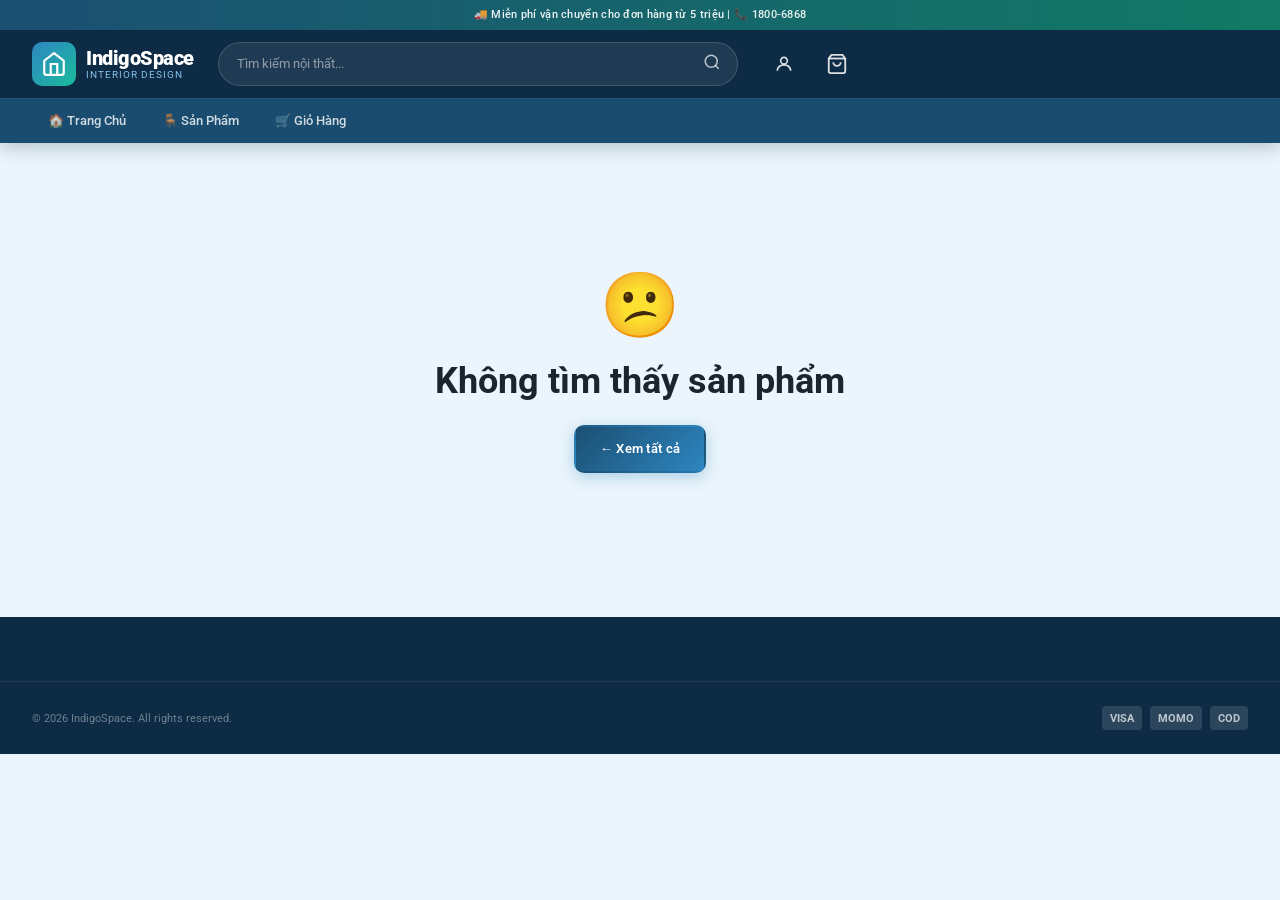
<file: noi-that-v2-complete/noi-that-v2/product-detail.html>
<!-- ============================================================
     product-detail.html — Trang Chi Tiết Sản Phẩm
     ============================================================ -->
<!DOCTYPE html>
<html lang="vi">
<head>
  <meta charset="UTF-8"/><meta name="viewport" content="width=device-width,initial-scale=1.0"/>
  <title>Chi Tiết Sản Phẩm — IndigoSpace</title>
  <link rel="stylesheet" href="css/main.css"/>
  <link rel="stylesheet" href="css/header.css"/>
  <link rel="stylesheet" href="css/products.css"/>
</head>
<body>
<div id="page-loader" class="page-loader"><div class="loader-ring"></div></div>
<header class="site-header">
  <div class="header-top">🚚 Miễn phí vận chuyển cho đơn hàng từ 5 triệu | 📞 1800-6868</div>
  <div class="header-main">
    <a href="index.html" class="site-logo"><div class="logo-icon"><svg width="26" height="26" viewBox="0 0 24 24" fill="none" stroke="white" stroke-width="2"><path d="M3 9l9-7 9 7v11a2 2 0 01-2 2H5a2 2 0 01-2-2z"/><polyline points="9 22 9 12 15 12 15 22"/></svg></div><div class="logo-text"><span class="logo-brand">IndigoSpace</span><span class="logo-tagline">Interior Design</span></div></a>
    <div class="header-search"><div class="search-input-wrap"><input id="search-input" class="search-input" type="text" placeholder="Tìm kiếm nội thất..."/><button class="search-btn"><svg width="18" height="18" viewBox="0 0 24 24" fill="none" stroke="currentColor" stroke-width="2"><circle cx="11" cy="11" r="8"/><line x1="21" y1="21" x2="16.65" y2="16.65"/></svg></button></div><div id="search-dropdown" class="search-dropdown"></div></div>
    <div class="header-actions">
      <a href="login.html" id="user-action-btn" class="header-action-btn"><svg width="20" height="20" viewBox="0 0 24 24" fill="none" stroke="currentColor" stroke-width="2"><circle cx="12" cy="8" r="4"/><path d="M4 20c0-4 3.6-7 8-7s8 3 8 7"/></svg></a>
      <a href="cart.html" class="header-action-btn" style="position:relative"><svg width="22" height="22" viewBox="0 0 24 24" fill="none" stroke="currentColor" stroke-width="2"><path d="M6 2L3 6v14a2 2 0 002 2h14a2 2 0 002-2V6l-3-4z"/><line x1="3" y1="6" x2="21" y2="6"/><path d="M16 10a4 4 0 01-8 0"/></svg><span class="cart-badge" style="display:none">0</span></a>
      <button id="hamburger-btn" class="hamburger-btn"><span></span><span></span><span></span></button>
    </div>
  </div>
  <nav class="site-nav"><div class="nav-inner">
    <div class="nav-item"><a href="index.html" class="nav-link">🏠 Trang Chủ</a></div>
    <div class="nav-item"><a href="products.html" class="nav-link">🪑 Sản Phẩm</a></div>
    <div class="nav-item"><a href="cart.html" class="nav-link">🛒 Giỏ Hàng</a></div>
  </div></nav>
</header>
<div id="mobile-menu" class="mobile-menu"><div class="mobile-overlay"></div><div class="mobile-panel"><div class="mobile-menu-header"><span class="logo-brand" style="color:white">IndigoSpace</span><button id="mobile-close" class="mobile-close">✕</button></div><div class="mobile-nav-item"><a href="index.html">🏠 Trang Chủ</a></div><div class="mobile-nav-item"><a href="products.html">🪑 Sản Phẩm</a></div><div class="mobile-nav-item"><a href="cart.html">🛒 Giỏ Hàng</a></div></div></div>

<main id="product-detail-page" class="product-detail-page">
<div class="container">
  <!-- Breadcrumb -->
  <div id="detail-breadcrumb" class="breadcrumb"></div>

  <div class="product-detail-layout">
    <!-- GALLERY -->
    <div class="product-gallery">
      <div class="gallery-main">
        <img id="gallery-main-img" src="" alt="" style="width:100%;height:100%;object-fit:cover;"/>
        <div id="gallery-main-placeholder" style="display:none;width:100%;height:100%;align-items:center;justify-content:center;flex-direction:column;gap:8px;background:linear-gradient(135deg,var(--c-frost),var(--c-ice));color:var(--c-steel-mid);">
          <div style="font-size:80px">🪑</div>
          <div style="font-size:12px;font-weight:600;opacity:0.6">Chưa có hình ảnh</div>
          <div style="font-size:10px;opacity:0.4">Đặt ảnh vào thư mục images/</div>
        </div>
        <button class="gallery-zoom-btn" onclick="document.getElementById('gallery-main-img').requestFullscreen?.()">
          <svg width="18" height="18" viewBox="0 0 24 24" fill="none" stroke="var(--c-text-mid)" stroke-width="2"><circle cx="11" cy="11" r="8"/><line x1="21" y1="21" x2="16.65" y2="16.65"/><line x1="11" y1="8" x2="11" y2="14"/><line x1="8" y1="11" x2="14" y2="11"/></svg>
        </button>
      </div>
      <div id="gallery-thumbs" class="gallery-thumbs"></div>
    </div>

    <!-- PRODUCT INFO -->
    <div class="product-info">
      <div id="detail-badge"></div>
      <div id="detail-room-tag" class="product-info-room"></div>
      <h1 id="detail-name" class="product-info-name"></h1>
      <div id="detail-rating" class="product-info-rating"></div>

      <!-- Giá -->
      <div class="detail-price-wrap">
        <div class="detail-price-label">Giá bán</div>
        <div id="detail-price" class="detail-price-current">--</div>
        <div class="detail-price-note">Giá đã bao gồm VAT 10% · Thay đổi theo kích thước & vật liệu</div>
      </div>

      <!-- Chọn Size -->
      <div class="option-section">
        <div class="option-title">
          Kích Thước
          <span id="selected-size" class="option-selected-label"></span>
        </div>
        <div id="size-options" class="option-btns"></div>
      </div>

      <!-- Chọn Vật Liệu -->
      <div class="option-section">
        <div class="option-title">
          Vật Liệu
          <span id="selected-material" class="option-selected-label"></span>
        </div>
        <div id="material-options" class="option-btns"></div>
      </div>

      <!-- Số lượng + Thêm giỏ -->
      <div class="option-section">
        <div class="option-title">Số Lượng</div>
        <div class="qty-control">
          <button id="qty-minus" class="qty-btn">−</button>
          <input id="detail-qty" class="qty-input" type="number" value="1" min="1" max="99" readonly/>
          <button id="qty-plus" class="qty-btn">+</button>
        </div>
      </div>

      <div class="add-cart-row">
        <button id="add-to-cart-btn" class="btn btn-primary btn-lg">
          🛒 Thêm Vào Giỏ Hàng
        </button>
        <button id="buy-now-btn" class="btn btn-teal btn-lg">
          ⚡ Mua Ngay
        </button>
      </div>

      <!-- Mini features -->
      <div class="product-mini-features">
        <div class="mini-feature"><svg width="14" height="14" viewBox="0 0 24 24" fill="none" stroke="currentColor" stroke-width="2"><rect x="1" y="3" width="15" height="13"/><polygon points="16 8 20 8 23 11 23 16 16 16 16 8"/><circle cx="5.5" cy="18.5" r="2.5"/><circle cx="18.5" cy="18.5" r="2.5"/></svg>Giao hàng 2–5 ngày</div>
        <div class="mini-feature"><svg width="14" height="14" viewBox="0 0 24 24" fill="none" stroke="currentColor" stroke-width="2"><path d="M12 22s8-4 8-10V5l-8-3-8 3v7c0 6 8 10 8 10z"/></svg>Bảo hành 1–3 năm</div>
        <div class="mini-feature"><svg width="14" height="14" viewBox="0 0 24 24" fill="none" stroke="currentColor" stroke-width="2"><polyline points="1 4 1 10 7 10"/><path d="M3.51 15a9 9 0 102.13-9.36L1 10"/></svg>Đổi trả 30 ngày</div>
        <div class="mini-feature"><svg width="14" height="14" viewBox="0 0 24 24" fill="none" stroke="currentColor" stroke-width="2"><path d="M22 16.92v3a2 2 0 01-2.18 2A19.79 19.79 0 0112 18.5C7 16 4 11.5 4 7a2 2 0 012-2h3"/></svg>Tư vấn 24/7</div>
      </div>
    </div>
  </div>

  <!-- TABS -->
  <div class="product-tabs">
    <div class="tab-headers">
      <div class="tab-header active" data-tab="tab-desc">📋 Mô Tả</div>
      <div class="tab-header" data-tab="tab-specs">📐 Thông Số Kỹ Thuật</div>
      <div class="tab-header" data-tab="tab-shipping">🚚 Vận Chuyển & Bảo Hành</div>
    </div>
    <div id="tab-desc" class="tab-content active"></div>
    <div id="tab-specs" class="tab-content"></div>
    <div id="tab-shipping" class="tab-content">
      <p><strong>Vận chuyển:</strong> Giao hàng toàn quốc 2–5 ngày làm việc. Miễn phí vận chuyển đơn hàng từ 5 triệu đồng. Phí vận chuyển tiêu chuẩn: 150.000đ.</p>
      <p><strong>Lắp đặt:</strong> Dịch vụ lắp đặt tại nhà miễn phí trong bán kính 30km tại TP.HCM và Hà Nội. Ngoài khu vực: 200.000đ–500.000đ.</p>
      <p><strong>Bảo hành:</strong> Bảo hành 1–3 năm tùy loại sản phẩm. Bảo hành bao gồm: lỗi kết cấu, hỏng chốt/bản lề, bong tróc sơn trong điều kiện sử dụng bình thường.</p>
      <p><strong>Đổi trả:</strong> Được phép đổi trả trong 30 ngày kể từ ngày nhận hàng nếu sản phẩm lỗi do sản xuất. Sản phẩm nguyên vẹn, chưa sử dụng.</p>
    </div>
  </div>
</div>

<!-- RELATED PRODUCTS -->
<section class="related-products">
  <div class="container">
    <div class="section-head">
      <h2 class="section-head-title">Sản Phẩm Liên Quan</h2>
    </div>
    <div id="related-products-grid" class="products-row"></div>
  </div>
</section>
</main>

<footer class="site-footer">
  <div class="footer-bottom" style="max-width:var(--max-w);margin:0 auto;padding:var(--sp-lg) var(--sp-xl);">
    <span class="footer-copy">© 2026 IndigoSpace. All rights reserved.</span>
    <div class="footer-payment"><span class="payment-icon">VISA</span><span class="payment-icon">MOMO</span><span class="payment-icon">COD</span></div>
  </div>
</footer>
<div id="toast-container"></div>
<script src="js/images-svg.js"></script>
<script src="js/data.js"></script>
<script src="js/cart.js"></script>
<script src="js/products.js"></script>
<script src="js/detail-auth-admin.js"></script>
<script src="js/main.js"></script>
</body>
</html>
</file>
<file: noi-that-v2-complete/noi-that-v2/css/main.css>
/* ============================================================
   main.css — Biến CSS toàn cục, Reset, Typography, Components
   Tông màu chủ đạo: LẠNH (Navy, Blue, Steel, Teal)
   Font: Roboto (Google Fonts)
   ============================================================ */

/* Import Google Font Roboto */
@import url('https://fonts.googleapis.com/css2?family=Roboto:ital,wght@0,300;0,400;0,500;0,700;0,900;1,400&display=swap');

/* ===================== CSS VARIABLES ===================== */
:root {
  /* --- Bảng màu lạnh chính --- */
  --c-navy:         #0D2B45;   /* Xanh navy đậm - nền header/footer */
  --c-blue-dark:    #1B4F72;   /* Xanh đậm - brand màu chính */
  --c-blue-mid:     #2E86C1;   /* Xanh giữa - button, link */
  --c-blue-light:   #5DADE2;   /* Xanh nhạt - hover */
  --c-blue-pale:    #85C1E9;   /* Xanh rất nhạt - viền */
  --c-sky:          #AED6F1;   /* Trời xanh - nền section */
  --c-ice:          #D6EAF8;   /* Băng - nền card nhạt */
  --c-frost:        #EBF5FB;   /* Sương giá - nền trang */

  /* --- Màu Teal (xanh ngọc lạnh) --- */
  --c-teal-dark:    #0E6655;
  --c-teal:         #117A65;
  --c-teal-mid:     #1A936F;
  --c-teal-light:   #1ABC9C;
  --c-mint:         #A2D9CE;

  /* --- Màu thép xanh (furniture tones) --- */
  --c-steel-deep:   #1C3A52;
  --c-steel-dark:   #2C5F7A;
  --c-steel:        #3E7A99;
  --c-steel-mid:    #5B95B2;
  --c-steel-light:  #8AB8CE;
  --c-steel-pale:   #C2D9E8;
  --c-steel-ice:    #DFF0F7;

  /* --- Text màu lạnh --- */
  --c-text-dark:    #1A252F;
  --c-text-mid:     #2C3E50;
  --c-text-light:   #5D6D7E;
  --c-text-muted:   #85929E;

  /* --- Nền & viền --- */
  --c-bg:           #EBF5FB;
  --c-bg-section:   #F0F8FF;
  --c-card:         #FFFFFF;
  --c-border:       #AED6F1;
  --c-border-light: #D6EAF8;
  --c-white:        #FFFFFF;

  /* --- Màu chức năng --- */
  --c-success:      #1E8449;
  --c-success-bg:   #D5F5E3;
  --c-warning:      #B7950B;
  --c-warning-bg:   #FEF9E7;
  --c-error:        #C0392B;
  --c-error-bg:     #FDEDEC;
  --c-price:        #117A65;
  --c-sale:         #C0392B;
  --c-badge-new:    #2E86C1;
  --c-badge-hot:    #C0392B;
  --c-badge-sale:   #F39C12;

  /* --- Shadow (cold-tinted) --- */
  --shadow-xs:  0 1px 4px rgba(13, 43, 69, 0.06);
  --shadow-sm:  0 2px 8px rgba(13, 43, 69, 0.10);
  --shadow-md:  0 4px 16px rgba(13, 43, 69, 0.14);
  --shadow-lg:  0 8px 32px rgba(13, 43, 69, 0.18);
  --shadow-xl:  0 16px 48px rgba(13, 43, 69, 0.22);
  --shadow-hover: 0 12px 40px rgba(27, 79, 114, 0.25);

  /* --- Spacing --- */
  --sp-xs:   4px;
  --sp-sm:   8px;
  --sp-md:   16px;
  --sp-lg:   24px;
  --sp-xl:   32px;
  --sp-2xl:  48px;
  --sp-3xl:  64px;
  --sp-4xl:  96px;

  /* --- Border radius --- */
  --r-xs:   3px;
  --r-sm:   6px;
  --r-md:   10px;
  --r-lg:   14px;
  --r-xl:   20px;
  --r-2xl:  28px;
  --r-full: 9999px;

  /* --- Transition --- */
  --t-fast: 0.15s ease;
  --t-base: 0.25s ease;
  --t-slow: 0.40s ease;

  /* --- Layout --- */
  --max-w:          1400px;
  --sidebar-w:      280px;
  --header-h:       72px;
  --container-pad:  0 24px;

  /* --- Typography --- */
  --font-main: 'Roboto', sans-serif;
  --text-xs:   11px;
  --text-sm:   13px;
  --text-base: 15px;
  --text-md:   17px;
  --text-lg:   20px;
  --text-xl:   24px;
  --text-2xl:  30px;
  --text-3xl:  36px;
  --text-4xl:  48px;
}

/* ===================== CSS RESET ===================== */
*, *::before, *::after {
  box-sizing: border-box;
  margin: 0;
  padding: 0;
}

html {
  scroll-behavior: smooth;
  font-size: 16px;
}

body {
  font-family: var(--font-main);
  font-size: var(--text-base);
  font-weight: 400;
  line-height: 1.6;
  color: var(--c-text-mid);
  background-color: var(--c-bg);
  -webkit-font-smoothing: antialiased;
  -moz-osx-font-smoothing: grayscale;
}

a {
  color: var(--c-blue-mid);
  text-decoration: none;
  transition: color var(--t-fast);
}
a:hover { color: var(--c-blue-dark); }

img {
  max-width: 100%;
  height: auto;
  display: block;
}

ul, ol { list-style: none; }

input, button, select, textarea {
  font-family: var(--font-main);
  font-size: var(--text-base);
  outline: none;
  border: none;
}

button { cursor: pointer; }

/* ===================== LAYOUT ===================== */
.container {
  max-width: var(--max-w);
  margin: 0 auto;
  padding: var(--container-pad);
}

.section {
  padding: var(--sp-3xl) 0;
}

.section--gray { background: var(--c-bg-section); }
.section--ice  { background: var(--c-ice); }
.section--dark { background: var(--c-navy); }

/* ===================== TYPOGRAPHY ===================== */
h1, h2, h3, h4, h5, h6 {
  font-family: var(--font-main);
  font-weight: 700;
  line-height: 1.3;
  color: var(--c-text-dark);
}

h1 { font-size: var(--text-4xl); }
h2 { font-size: var(--text-3xl); }
h3 { font-size: var(--text-2xl); }
h4 { font-size: var(--text-xl); }
h5 { font-size: var(--text-lg); }
h6 { font-size: var(--text-md); }

.section-title {
  font-size: var(--text-3xl);
  font-weight: 700;
  color: var(--c-navy);
  margin-bottom: var(--sp-sm);
  text-align: center;
}

.section-subtitle {
  font-size: var(--text-md);
  color: var(--c-text-light);
  text-align: center;
  margin-bottom: var(--sp-2xl);
  max-width: 600px;
  margin-left: auto;
  margin-right: auto;
}

.text-price {
  color: var(--c-price);
  font-weight: 700;
  font-size: var(--text-lg);
}

/* ===================== BUTTONS ===================== */

/* --- Nút chính (Primary) --- */
.btn {
  display: inline-flex;
  align-items: center;
  justify-content: center;
  gap: var(--sp-sm);
  padding: 12px 24px;
  border-radius: var(--r-md);
  font-family: var(--font-main);
  font-size: var(--text-sm);
  font-weight: 600;
  letter-spacing: 0.3px;
  transition: all var(--t-base);
  cursor: pointer;
  border: 2px solid transparent;
  white-space: nowrap;
}

.btn-primary {
  background: linear-gradient(135deg, var(--c-blue-dark), var(--c-blue-mid));
  color: var(--c-white);
  box-shadow: 0 4px 15px rgba(46, 134, 193, 0.35);
}
.btn-primary:hover {
  background: linear-gradient(135deg, var(--c-navy), var(--c-blue-dark));
  box-shadow: 0 6px 20px rgba(46, 134, 193, 0.45);
  transform: translateY(-1px);
  color: var(--c-white);
}

.btn-secondary {
  background: transparent;
  color: var(--c-blue-mid);
  border-color: var(--c-blue-mid);
}
.btn-secondary:hover {
  background: var(--c-blue-mid);
  color: var(--c-white);
}

.btn-teal {
  background: linear-gradient(135deg, var(--c-teal), var(--c-teal-light));
  color: var(--c-white);
  box-shadow: 0 4px 15px rgba(17, 122, 101, 0.30);
}
.btn-teal:hover {
  background: linear-gradient(135deg, var(--c-teal-dark), var(--c-teal));
  transform: translateY(-1px);
  color: var(--c-white);
}

.btn-ghost {
  background: rgba(46, 134, 193, 0.08);
  color: var(--c-blue-dark);
  border-color: transparent;
}
.btn-ghost:hover {
  background: rgba(46, 134, 193, 0.15);
}

.btn-danger {
  background: var(--c-error);
  color: var(--c-white);
}
.btn-danger:hover {
  background: #A93226;
  color: var(--c-white);
}

.btn-sm { padding: 8px 16px; font-size: var(--text-xs); }
.btn-lg { padding: 16px 32px; font-size: var(--text-md); }
.btn-full { width: 100%; }

.btn:disabled {
  opacity: 0.5;
  cursor: not-allowed;
  transform: none !important;
}

/* ===================== BADGE / TAG ===================== */
.badge {
  display: inline-flex;
  align-items: center;
  padding: 3px 10px;
  border-radius: var(--r-full);
  font-size: var(--text-xs);
  font-weight: 600;
  letter-spacing: 0.5px;
  text-transform: uppercase;
}

.badge-new    { background: var(--c-blue-mid); color: #fff; }
.badge-hot    { background: var(--c-error); color: #fff; }
.badge-sale   { background: var(--c-warning); color: #fff; }
.badge-stock  { background: var(--c-success); color: #fff; }
.badge-out    { background: var(--c-text-muted); color: #fff; }
.badge-classic  { background: #5D4037; color: #fff; }
.badge-modern   { background: var(--c-blue-dark); color: #fff; }
.badge-indochine{ background: #827717; color: #fff; }
.badge-neoclassic { background: var(--c-teal-dark); color: #fff; }

/* ===================== CARDS ===================== */
.card {
  background: var(--c-card);
  border-radius: var(--r-lg);
  box-shadow: var(--shadow-sm);
  border: 1px solid var(--c-border-light);
  overflow: hidden;
  transition: all var(--t-base);
}
.card:hover {
  box-shadow: var(--shadow-hover);
  transform: translateY(-3px);
}

/* ===================== FORM ELEMENTS ===================== */
.form-group {
  margin-bottom: var(--sp-lg);
}

.form-label {
  display: block;
  font-size: var(--text-sm);
  font-weight: 600;
  color: var(--c-text-dark);
  margin-bottom: var(--sp-sm);
  letter-spacing: 0.2px;
}

.form-control {
  width: 100%;
  padding: 11px 14px;
  border: 2px solid var(--c-border);
  border-radius: var(--r-md);
  font-family: var(--font-main);
  font-size: var(--text-base);
  color: var(--c-text-dark);
  background: var(--c-white);
  transition: border-color var(--t-fast), box-shadow var(--t-fast);
}
.form-control:focus {
  border-color: var(--c-blue-mid);
  box-shadow: 0 0 0 3px rgba(46, 134, 193, 0.15);
}
.form-control::placeholder { color: var(--c-text-muted); }

.form-select {
  appearance: none;
  background-image: url("data:image/svg+xml,%3Csvg xmlns='http://www.w3.org/2000/svg' width='12' height='8' viewBox='0 0 12 8'%3E%3Cpath d='M1 1l5 5 5-5' stroke='%235D6D7E' stroke-width='1.5' fill='none' stroke-linecap='round'/%3E%3C/svg%3E");
  background-repeat: no-repeat;
  background-position: right 14px center;
  padding-right: 36px;
}

.form-error {
  font-size: var(--text-xs);
  color: var(--c-error);
  margin-top: 4px;
}

/* ===================== STAR RATING ===================== */
.star-rating {
  display: inline-flex;
  gap: 2px;
}
.star { color: var(--c-blue-pale); font-size: 14px; }
.star.filled { color: #F5A623; }

/* ===================== PRICE DISPLAY ===================== */
.price-display {
  display: flex;
  align-items: center;
  gap: var(--sp-sm);
  flex-wrap: wrap;
}
.price-current {
  font-size: var(--text-lg);
  font-weight: 700;
  color: var(--c-price);
}
.price-original {
  font-size: var(--text-sm);
  color: var(--c-text-muted);
  text-decoration: line-through;
}
.price-discount {
  font-size: var(--text-xs);
  color: var(--c-sale);
  font-weight: 600;
  background: rgba(192, 57, 43, 0.08);
  padding: 2px 6px;
  border-radius: var(--r-sm);
}

/* ===================== BREADCRUMB ===================== */
.breadcrumb {
  display: flex;
  align-items: center;
  gap: 6px;
  font-size: var(--text-sm);
  color: var(--c-text-muted);
  padding: var(--sp-md) 0;
}
.breadcrumb-sep { color: var(--c-blue-pale); }
.breadcrumb a { color: var(--c-blue-mid); }
.breadcrumb-current { color: var(--c-text-dark); font-weight: 500; }

/* ===================== EMPTY STATE ===================== */
.empty-state {
  text-align: center;
  padding: var(--sp-4xl) var(--sp-xl);
}
.empty-state svg { margin: 0 auto var(--sp-lg); opacity: 0.4; }
.empty-state h3 {
  font-size: var(--text-xl);
  color: var(--c-text-light);
  margin-bottom: var(--sp-sm);
}
.empty-state p {
  color: var(--c-text-muted);
  margin-bottom: var(--sp-lg);
}

/* ===================== TOAST NOTIFICATION ===================== */
#toast-container {
  position: fixed;
  top: 90px;
  right: 20px;
  z-index: 9999;
  display: flex;
  flex-direction: column;
  gap: var(--sp-sm);
}
.toast {
  min-width: 280px;
  max-width: 380px;
  padding: 14px 18px;
  border-radius: var(--r-md);
  font-size: var(--text-sm);
  font-weight: 500;
  display: flex;
  align-items: center;
  gap: 10px;
  box-shadow: var(--shadow-lg);
  animation: slideIn 0.3s ease;
  border-left: 4px solid currentColor;
}
.toast-success { background: #fff; color: var(--c-success); border-color: var(--c-success); }
.toast-error   { background: #fff; color: var(--c-error);   border-color: var(--c-error);   }
.toast-info    { background: #fff; color: var(--c-blue-mid);border-color: var(--c-blue-mid);}

@keyframes slideIn {
  from { transform: translateX(120%); opacity: 0; }
  to   { transform: translateX(0);   opacity: 1; }
}
@keyframes fadeOut {
  from { opacity: 1; transform: translateX(0); }
  to   { opacity: 0; transform: translateX(120%); }
}

/* ===================== MODAL ===================== */
.modal-overlay {
  position: fixed;
  inset: 0;
  background: rgba(13, 43, 69, 0.65);
  z-index: 1000;
  display: flex;
  align-items: center;
  justify-content: center;
  padding: var(--sp-lg);
  opacity: 0;
  visibility: hidden;
  transition: all var(--t-base);
}
.modal-overlay.active {
  opacity: 1;
  visibility: visible;
}
.modal {
  background: var(--c-white);
  border-radius: var(--r-xl);
  box-shadow: var(--shadow-xl);
  max-width: 520px;
  width: 100%;
  padding: var(--sp-xl);
  transform: translateY(-20px);
  transition: transform var(--t-base);
}
.modal-overlay.active .modal { transform: translateY(0); }

.modal-header {
  display: flex;
  align-items: center;
  justify-content: space-between;
  margin-bottom: var(--sp-lg);
  padding-bottom: var(--sp-lg);
  border-bottom: 1px solid var(--c-border-light);
}
.modal-title {
  font-size: var(--text-xl);
  font-weight: 700;
  color: var(--c-navy);
}
.modal-close {
  width: 32px;
  height: 32px;
  display: flex;
  align-items: center;
  justify-content: center;
  border-radius: var(--r-full);
  background: var(--c-bg);
  cursor: pointer;
  transition: background var(--t-fast);
}
.modal-close:hover { background: var(--c-ice); }

/* ===================== DIVIDER ===================== */
.divider {
  height: 1px;
  background: var(--c-border-light);
  margin: var(--sp-lg) 0;
}

/* ===================== SCROLLBAR ===================== */
::-webkit-scrollbar { width: 8px; height: 8px; }
::-webkit-scrollbar-track { background: var(--c-frost); }
::-webkit-scrollbar-thumb { background: var(--c-blue-pale); border-radius: var(--r-full); }
::-webkit-scrollbar-thumb:hover { background: var(--c-blue-light); }

/* ===================== UTILITIES ===================== */
.flex        { display: flex; }
.flex-center { display: flex; align-items: center; justify-content: center; }
.flex-between{ display: flex; align-items: center; justify-content: space-between; }
.flex-col    { flex-direction: column; }
.gap-sm { gap: var(--sp-sm); }
.gap-md { gap: var(--sp-md); }
.gap-lg { gap: var(--sp-lg); }

.text-center { text-align: center; }
.text-right  { text-align: right; }
.fw-400 { font-weight: 400; }
.fw-500 { font-weight: 500; }
.fw-700 { font-weight: 700; }

.mt-sm { margin-top: var(--sp-sm); }
.mt-md { margin-top: var(--sp-md); }
.mt-lg { margin-top: var(--sp-lg); }
.mb-sm { margin-bottom: var(--sp-sm); }
.mb-md { margin-bottom: var(--sp-md); }
.mb-lg { margin-bottom: var(--sp-lg); }

.hidden { display: none !important; }
.visible { display: block; }

/* ===================== QUANTITY CONTROL ===================== */
.qty-control {
  display: inline-flex;
  align-items: center;
  border: 2px solid var(--c-border);
  border-radius: var(--r-md);
  overflow: hidden;
}
.qty-btn {
  width: 36px;
  height: 36px;
  display: flex;
  align-items: center;
  justify-content: center;
  background: var(--c-frost);
  cursor: pointer;
  transition: background var(--t-fast);
  font-size: 18px;
  font-weight: 700;
  color: var(--c-blue-dark);
  border: none;
}
.qty-btn:hover { background: var(--c-ice); }
.qty-input {
  width: 52px;
  text-align: center;
  border: none;
  background: #fff;
  font-family: var(--font-main);
  font-size: var(--text-md);
  font-weight: 600;
  color: var(--c-text-dark);
  padding: 4px;
  border-left: 1px solid var(--c-border);
  border-right: 1px solid var(--c-border);
}

/* ===================== PAGE LOADER ===================== */
.page-loader {
  position: fixed;
  inset: 0;
  background: var(--c-navy);
  z-index: 99999;
  display: flex;
  align-items: center;
  justify-content: center;
  transition: opacity 0.5s ease, visibility 0.5s ease;
}
.page-loader.hidden { opacity: 0; visibility: hidden; }

.loader-ring {
  width: 50px;
  height: 50px;
  border: 4px solid rgba(255,255,255,0.15);
  border-top-color: var(--c-blue-light);
  border-radius: 50%;
  animation: spin 0.8s linear infinite;
}

@keyframes spin { to { transform: rotate(360deg); } }

/* ===================== RESPONSIVE BREAKPOINTS ===================== */
@media (max-width: 1200px) {
  :root { --max-w: 1100px; }
}
@media (max-width: 768px) {
  :root {
    --sp-3xl: 40px;
    --sp-2xl: 32px;
    --container-pad: 0 16px;
  }
  h1 { font-size: clamp(28px, 5vw, 48px); }
  h2 { font-size: clamp(22px, 4vw, 36px); }
  .section { padding: var(--sp-2xl) 0; }
}
@media (max-width: 480px) {
  :root { --container-pad: 0 12px; }
}
</file>
<file: noi-that-v2-complete/noi-that-v2/css/admin.css>
/* ============================================================
   admin.css — Admin Dashboard Panel
   ============================================================ */

.admin-wrapper {
  display: flex;
  min-height: 100vh;
  background: var(--c-bg);
  font-family: var(--font-main);
}

/* ==================== ADMIN SIDEBAR ==================== */
.admin-sidebar {
  width: 260px;
  background: var(--c-navy);
  display: flex;
  flex-direction: column;
  position: fixed;
  top: 0;
  left: 0;
  bottom: 0;
  z-index: 100;
  transition: transform var(--t-base);
  overflow-y: auto;
}

.admin-sidebar-logo {
  padding: var(--sp-lg);
  border-bottom: 1px solid rgba(255,255,255,0.08);
  display: flex;
  align-items: center;
  gap: 10px;
}
.admin-logo-icon {
  width: 40px; height: 40px;
  background: linear-gradient(135deg, var(--c-blue-mid), var(--c-teal-light));
  border-radius: var(--r-md);
  display: flex; align-items: center; justify-content: center;
}
.admin-logo-text { font-size: 16px; font-weight: 800; color: white; }
.admin-logo-sub  { font-size: 10px; color: rgba(255,255,255,0.5); }

.admin-nav { padding: var(--sp-lg) 0; flex: 1; }

.admin-nav-group {
  margin-bottom: var(--sp-lg);
}
.admin-nav-group-label {
  font-size: 10px;
  font-weight: 700;
  letter-spacing: 2px;
  text-transform: uppercase;
  color: rgba(255,255,255,0.3);
  padding: 0 var(--sp-lg) var(--sp-sm);
}

.admin-nav-link {
  display: flex;
  align-items: center;
  gap: 12px;
  padding: 11px var(--sp-lg);
  color: rgba(255,255,255,0.65);
  text-decoration: none;
  font-size: var(--text-sm);
  font-weight: 500;
  transition: all var(--t-fast);
  cursor: pointer;
  border: none;
  background: transparent;
  width: 100%;
  font-family: var(--font-main);
  position: relative;
}
.admin-nav-link:hover {
  background: rgba(255,255,255,0.06);
  color: var(--c-white);
}
.admin-nav-link.active {
  background: rgba(46,134,193,0.2);
  color: var(--c-white);
  border-right: 3px solid var(--c-blue-mid);
}
.admin-nav-link.active svg { color: var(--c-blue-light); }

.admin-nav-badge {
  margin-left: auto;
  min-width: 20px; height: 20px;
  background: var(--c-error);
  color: white;
  font-size: 10px; font-weight: 700;
  border-radius: var(--r-full);
  display: flex; align-items: center; justify-content: center;
  padding: 0 5px;
}

.admin-sidebar-footer {
  padding: var(--sp-lg);
  border-top: 1px solid rgba(255,255,255,0.08);
}
.admin-user-info {
  display: flex;
  align-items: center;
  gap: 10px;
  margin-bottom: var(--sp-sm);
}
.admin-user-avatar {
  width: 36px; height: 36px;
  background: linear-gradient(135deg, var(--c-blue-mid), var(--c-teal-light));
  border-radius: 50%;
  display: flex; align-items: center; justify-content: center;
  color: white; font-weight: 700; font-size: var(--text-sm);
}
.admin-user-name  { font-size: var(--text-sm); font-weight: 600; color: white; }
.admin-user-role  { font-size: 11px; color: rgba(255,255,255,0.45); }

/* ==================== ADMIN MAIN CONTENT ==================== */
.admin-main {
  flex: 1;
  margin-left: 260px;
  display: flex;
  flex-direction: column;
  min-height: 100vh;
}

/* Top Header Admin */
.admin-topbar {
  background: var(--c-white);
  border-bottom: 1px solid var(--c-border-light);
  padding: 0 var(--sp-xl);
  height: 64px;
  display: flex;
  align-items: center;
  justify-content: space-between;
  position: sticky;
  top: 0;
  z-index: 50;
  box-shadow: var(--shadow-xs);
}
.admin-topbar-left {
  display: flex;
  align-items: center;
  gap: var(--sp-md);
}
.admin-topbar-title {
  font-size: var(--text-lg);
  font-weight: 700;
  color: var(--c-navy);
}
.admin-topbar-breadcrumb {
  font-size: var(--text-sm);
  color: var(--c-text-muted);
}
.admin-topbar-right {
  display: flex;
  align-items: center;
  gap: var(--sp-md);
}
.admin-notify-btn {
  position: relative;
  width: 38px; height: 38px;
  display: flex; align-items: center; justify-content: center;
  background: var(--c-frost);
  border-radius: var(--r-md);
  cursor: pointer;
  color: var(--c-text-mid);
  border: none;
}
.admin-notify-btn .cart-badge { top: 4px; right: 4px; }

.admin-content { padding: var(--sp-xl); flex: 1; }

/* ==================== STATS CARDS ==================== */
.stats-grid {
  display: grid;
  grid-template-columns: repeat(4, 1fr);
  gap: var(--sp-md);
  margin-bottom: var(--sp-xl);
}

.stat-card {
  background: var(--c-white);
  border-radius: var(--r-lg);
  padding: var(--sp-lg);
  border: 1px solid var(--c-border-light);
  display: flex;
  align-items: flex-start;
  gap: var(--sp-md);
  transition: all var(--t-base);
  position: relative;
  overflow: hidden;
}
.stat-card::before {
  content: '';
  position: absolute;
  top: 0; left: 0; right: 0;
  height: 3px;
}
.stat-card:nth-child(1)::before { background: linear-gradient(90deg, var(--c-blue-dark), var(--c-blue-mid)); }
.stat-card:nth-child(2)::before { background: linear-gradient(90deg, var(--c-teal), var(--c-teal-light)); }
.stat-card:nth-child(3)::before { background: linear-gradient(90deg, #8E44AD, #9B59B6); }
.stat-card:nth-child(4)::before { background: linear-gradient(90deg, #E67E22, #F39C12); }
.stat-card:hover { box-shadow: var(--shadow-md); transform: translateY(-2px); }

.stat-icon {
  width: 48px; height: 48px;
  border-radius: var(--r-md);
  display: flex; align-items: center; justify-content: center;
  flex-shrink: 0;
}
.stat-card:nth-child(1) .stat-icon { background: linear-gradient(135deg, var(--c-ice), var(--c-sky)); }
.stat-card:nth-child(2) .stat-icon { background: linear-gradient(135deg, #D5F5E3, var(--c-mint)); }
.stat-card:nth-child(3) .stat-icon { background: linear-gradient(135deg, #E8DAEF, #D7BDE2); }
.stat-card:nth-child(4) .stat-icon { background: linear-gradient(135deg, #FDEBD0, #FAD7A0); }

.stat-info { flex: 1; }
.stat-label { font-size: var(--text-xs); color: var(--c-text-muted); font-weight: 600; text-transform: uppercase; letter-spacing: 0.5px; margin-bottom: 4px; }
.stat-value { font-size: var(--text-2xl); font-weight: 900; color: var(--c-navy); line-height: 1; margin-bottom: 6px; }
.stat-change {
  font-size: var(--text-xs);
  font-weight: 600;
  display: flex;
  align-items: center;
  gap: 4px;
}
.stat-change.up   { color: var(--c-success); }
.stat-change.down { color: var(--c-error); }

/* ==================== ADMIN TABLES ==================== */
.admin-card {
  background: var(--c-white);
  border-radius: var(--r-lg);
  border: 1px solid var(--c-border-light);
  overflow: hidden;
  margin-bottom: var(--sp-xl);
}

.admin-card-header {
  display: flex;
  align-items: center;
  justify-content: space-between;
  padding: var(--sp-md) var(--sp-lg);
  border-bottom: 1px solid var(--c-border-light);
  background: var(--c-frost);
}
.admin-card-title {
  font-size: var(--text-base);
  font-weight: 700;
  color: var(--c-navy);
  display: flex;
  align-items: center;
  gap: var(--sp-sm);
}
.admin-card-actions {
  display: flex;
  align-items: center;
  gap: var(--sp-sm);
}

.admin-table {
  width: 100%;
  border-collapse: collapse;
}
.admin-table th {
  padding: 11px var(--sp-md);
  text-align: left;
  font-size: var(--text-xs);
  font-weight: 700;
  text-transform: uppercase;
  letter-spacing: 0.5px;
  color: var(--c-text-muted);
  background: var(--c-frost);
  border-bottom: 1px solid var(--c-border-light);
  white-space: nowrap;
}
.admin-table td {
  padding: 12px var(--sp-md);
  font-size: var(--text-sm);
  color: var(--c-text-mid);
  border-bottom: 1px solid var(--c-border-light);
  vertical-align: middle;
}
.admin-table tr:last-child td { border-bottom: none; }
.admin-table tbody tr:hover { background: var(--c-frost); }

/* Cells đặc biệt */
.cell-product {
  display: flex;
  align-items: center;
  gap: var(--sp-sm);
}
.cell-product-img {
  width: 44px; height: 44px;
  border-radius: var(--r-sm);
  object-fit: cover;
  background: var(--c-steel-pale);
  flex-shrink: 0;
  display: flex; align-items: center; justify-content: center;
  color: var(--c-steel-mid);
}
.cell-product-name { font-weight: 600; color: var(--c-text-dark); font-size: var(--text-sm); }
.cell-product-code { font-size: 11px; color: var(--c-text-muted); }

.cell-price { font-weight: 700; color: var(--c-price); }
.cell-bold  { font-weight: 700; color: var(--c-text-dark); }

/* Status badges */
.status-badge {
  display: inline-flex;
  align-items: center;
  gap: 5px;
  padding: 4px 10px;
  border-radius: var(--r-full);
  font-size: 11px;
  font-weight: 700;
  text-transform: uppercase;
  letter-spacing: 0.3px;
}
.status-badge::before {
  content: '';
  width: 6px; height: 6px;
  border-radius: 50%;
  background: currentColor;
}
.status-pending   { background: #FEF9E7; color: var(--c-warning); }
.status-confirmed { background: var(--c-ice);       color: var(--c-blue-dark); }
.status-shipping  { background: #EBF5FB;            color: #1A5276; }
.status-delivered { background: var(--c-success-bg);color: var(--c-success); }
.status-cancelled { background: var(--c-error-bg);  color: var(--c-error); }
.status-active    { background: var(--c-success-bg);color: var(--c-success); }
.status-inactive  { background: var(--c-error-bg);  color: var(--c-error); }
.status-instock   { background: var(--c-success-bg);color: var(--c-success); }
.status-low       { background: #FEF9E7; color: var(--c-warning); }
.status-outstock  { background: var(--c-error-bg);  color: var(--c-error); }

/* Table action buttons */
.table-actions {
  display: flex;
  gap: 6px;
}
.tbl-btn {
  width: 30px; height: 30px;
  display: flex; align-items: center; justify-content: center;
  border-radius: var(--r-sm);
  border: none;
  cursor: pointer;
  transition: all var(--t-fast);
}
.tbl-btn-edit  { background: var(--c-ice);     color: var(--c-blue-dark); }
.tbl-btn-view  { background: var(--c-success-bg); color: var(--c-success); }
.tbl-btn-del   { background: var(--c-error-bg); color: var(--c-error); }
.tbl-btn-edit:hover  { background: var(--c-blue-mid);  color: white; }
.tbl-btn-view:hover  { background: var(--c-success);   color: white; }
.tbl-btn-del:hover   { background: var(--c-error);     color: white; }

/* Search + filter bar trên table */
.table-toolbar {
  display: flex;
  align-items: center;
  gap: var(--sp-md);
  padding: var(--sp-md) var(--sp-lg);
  border-bottom: 1px solid var(--c-border-light);
  flex-wrap: wrap;
}
.table-search {
  flex: 1;
  min-width: 200px;
  display: flex;
  align-items: center;
  gap: var(--sp-sm);
  background: var(--c-frost);
  border: 1.5px solid var(--c-border);
  border-radius: var(--r-md);
  padding: 8px 14px;
}
.table-search input {
  flex: 1;
  background: transparent;
  border: none;
  font-family: var(--font-main);
  font-size: var(--text-sm);
  color: var(--c-text-dark);
}
.table-search input::placeholder { color: var(--c-text-muted); }
.table-filter-select {
  padding: 9px 12px;
  border: 1.5px solid var(--c-border);
  border-radius: var(--r-md);
  font-family: var(--font-main);
  font-size: var(--text-sm);
  color: var(--c-text-dark);
  background: white;
  cursor: pointer;
}

/* ==================== ADMIN MODAL FORM ==================== */
.admin-modal {
  max-width: 640px;
  width: 90vw;
}
.admin-modal .modal-body {
  max-height: 65vh;
  overflow-y: auto;
  padding-right: 4px;
}

.admin-form-grid {
  display: grid;
  grid-template-columns: 1fr 1fr;
  gap: var(--sp-md);
}
.admin-form-grid .form-group.full { grid-column: 1 / -1; }

/* Chart placeholder */
.chart-placeholder {
  height: 220px;
  background: linear-gradient(135deg, var(--c-frost), var(--c-ice));
  border-radius: var(--r-md);
  display: flex;
  align-items: center;
  justify-content: center;
  color: var(--c-text-muted);
  font-size: var(--text-sm);
  border: 1px dashed var(--c-border);
  gap: var(--sp-sm);
}

/* Mini chart bars */
.mini-chart {
  display: flex;
  align-items: flex-end;
  gap: 4px;
  height: 40px;
}
.mini-bar {
  width: 8px;
  border-radius: 2px 2px 0 0;
  background: linear-gradient(to top, var(--c-blue-dark), var(--c-blue-light));
  transition: height var(--t-slow);
}

/* ==================== PAGE SECTIONS (tab switch) ==================== */
.admin-section { display: none; }
.admin-section.active { display: block; }

/* ==================== RESPONSIVE ADMIN ==================== */
@media (max-width: 1024px) {
  .stats-grid { grid-template-columns: repeat(2, 1fr); }
  .admin-form-grid { grid-template-columns: 1fr; }
  .admin-form-grid .form-group.full { grid-column: 1; }
}

@media (max-width: 768px) {
  .admin-sidebar {
    transform: translateX(-100%);
  }
  .admin-sidebar.mobile-open { transform: translateX(0); }
  .admin-main { margin-left: 0; }
  .stats-grid { grid-template-columns: 1fr 1fr; }
  .admin-content { padding: var(--sp-md); }
}

@media (max-width: 480px) {
  .stats-grid { grid-template-columns: 1fr; }
}
</file>
<file: noi-that-v2-complete/noi-that-v2/css/header.css>
/* ============================================================
   header.css — Header, Navigation, Footer
   Tông màu: Navy đậm + xanh lạnh
   ============================================================ */

/* ==================== HEADER ==================== */
.site-header {
  position: sticky;
  top: 0;
  z-index: 500;
  background: var(--c-navy);
  box-shadow: 0 2px 20px rgba(13, 43, 69, 0.3);
}

/* --- Top Bar (thông báo nhỏ trên cùng) --- */
.header-top {
  background: linear-gradient(90deg, var(--c-blue-dark), var(--c-teal));
  padding: 6px var(--sp-md);
  text-align: center;
  font-size: var(--text-xs);
  color: rgba(255,255,255,0.92);
  font-weight: 500;
  letter-spacing: 0.3px;
}

/* --- Header Main --- */
.header-main {
  display: flex;
  align-items: center;
  gap: var(--sp-lg);
  padding: 12px var(--sp-xl);
  max-width: var(--max-w);
  margin: 0 auto;
}

/* --- Logo --- */
.site-logo {
  display: flex;
  align-items: center;
  gap: 10px;
  text-decoration: none;
  flex-shrink: 0;
}

.logo-icon {
  width: 44px;
  height: 44px;
  background: linear-gradient(135deg, var(--c-blue-mid), var(--c-teal-light));
  border-radius: var(--r-md);
  display: flex;
  align-items: center;
  justify-content: center;
  flex-shrink: 0;
}

.logo-text {
  display: flex;
  flex-direction: column;
  line-height: 1.1;
}
.logo-brand {
  font-size: 20px;
  font-weight: 900;
  color: var(--c-white);
  letter-spacing: -0.5px;
}
.logo-tagline {
  font-size: 10px;
  color: var(--c-blue-pale);
  font-weight: 400;
  letter-spacing: 1px;
  text-transform: uppercase;
}

/* --- Search Bar --- */
.header-search {
  flex: 1;
  max-width: 520px;
  position: relative;
}

.search-input-wrap {
  display: flex;
  align-items: center;
  background: rgba(255,255,255,0.08);
  border: 1.5px solid rgba(255,255,255,0.15);
  border-radius: var(--r-full);
  overflow: hidden;
  transition: all var(--t-base);
}
.search-input-wrap:focus-within {
  background: var(--c-white);
  border-color: var(--c-blue-light);
  box-shadow: 0 0 0 4px rgba(93, 173, 226, 0.2);
}

.search-input {
  flex: 1;
  padding: 10px 18px;
  background: transparent;
  color: var(--c-white);
  font-size: var(--text-sm);
}
.search-input::placeholder { color: rgba(255,255,255,0.5); }
.search-input-wrap:focus-within .search-input { color: var(--c-text-dark); }
.search-input-wrap:focus-within .search-input::placeholder { color: var(--c-text-muted); }

.search-btn {
  padding: 10px 16px;
  background: transparent;
  color: rgba(255,255,255,0.7);
  transition: color var(--t-fast);
}
.search-btn:hover { color: var(--c-white); }
.search-input-wrap:focus-within .search-btn { color: var(--c-blue-mid); }

/* Kết quả tìm kiếm dropdown */
.search-dropdown {
  position: absolute;
  top: calc(100% + 8px);
  left: 0;
  right: 0;
  background: var(--c-white);
  border-radius: var(--r-md);
  box-shadow: var(--shadow-lg);
  border: 1px solid var(--c-border-light);
  overflow: hidden;
  display: none;
  z-index: 100;
}
.search-dropdown.show { display: block; }

.search-result-item {
  display: flex;
  align-items: center;
  gap: var(--sp-md);
  padding: 10px 16px;
  cursor: pointer;
  transition: background var(--t-fast);
  text-decoration: none;
}
.search-result-item:hover { background: var(--c-frost); }
.search-result-item img {
  width: 40px;
  height: 40px;
  object-fit: cover;
  border-radius: var(--r-sm);
}
.search-result-name { font-size: var(--text-sm); color: var(--c-text-dark); font-weight: 500; }
.search-result-price { font-size: var(--text-xs); color: var(--c-price); }
.search-no-result { padding: var(--sp-lg); text-align: center; color: var(--c-text-muted); font-size: var(--text-sm); }

/* --- Header Actions (Cart, User) --- */
.header-actions {
  display: flex;
  align-items: center;
  gap: var(--sp-sm);
  flex-shrink: 0;
}

.header-action-btn {
  position: relative;
  display: flex;
  align-items: center;
  gap: 6px;
  padding: 8px 12px;
  color: rgba(255,255,255,0.85);
  border-radius: var(--r-md);
  cursor: pointer;
  transition: all var(--t-fast);
  background: transparent;
  border: none;
  font-family: var(--font-main);
  text-decoration: none;
}
.header-action-btn:hover {
  background: rgba(255,255,255,0.1);
  color: var(--c-white);
}
.header-action-btn.active {
  background: var(--c-blue-mid);
  color: var(--c-white);
}

/* Số đếm giỏ hàng */
.cart-badge {
  position: absolute;
  top: 2px;
  right: 2px;
  min-width: 18px;
  height: 18px;
  background: var(--c-error);
  color: white;
  font-size: 10px;
  font-weight: 700;
  border-radius: var(--r-full);
  display: flex;
  align-items: center;
  justify-content: center;
  padding: 0 4px;
  line-height: 1;
  animation: scalePop 0.3s ease;
}
@keyframes scalePop {
  0%   { transform: scale(0); }
  70%  { transform: scale(1.3); }
  100% { transform: scale(1); }
}

.action-label {
  font-size: var(--text-xs);
  font-weight: 500;
  display: none;
}

/* ==================== NAVIGATION ==================== */
.site-nav {
  background: rgba(27, 79, 114, 0.95);
  border-top: 1px solid rgba(255,255,255,0.06);
}

.nav-inner {
  max-width: var(--max-w);
  margin: 0 auto;
  padding: 0 var(--sp-xl);
  display: flex;
  align-items: center;
  gap: 4px;
}

.nav-item {
  position: relative;
}

.nav-link {
  display: flex;
  align-items: center;
  gap: 6px;
  padding: 12px 16px;
  font-size: var(--text-sm);
  font-weight: 500;
  color: rgba(255,255,255,0.8);
  text-decoration: none;
  border-radius: var(--r-sm);
  transition: all var(--t-fast);
  white-space: nowrap;
}
.nav-link:hover,
.nav-link.active {
  background: rgba(255,255,255,0.1);
  color: var(--c-white);
}
.nav-link svg { flex-shrink: 0; }

/* Dropdown menu của nav */
.nav-dropdown {
  position: absolute;
  top: calc(100% + 4px);
  left: 0;
  min-width: 220px;
  background: var(--c-white);
  border-radius: var(--r-md);
  box-shadow: var(--shadow-xl);
  border: 1px solid var(--c-border-light);
  padding: var(--sp-sm) 0;
  display: none;
  z-index: 200;
}
.nav-item:hover .nav-dropdown { display: block; }

.nav-dropdown-link {
  display: flex;
  align-items: center;
  gap: var(--sp-sm);
  padding: 10px 16px;
  font-size: var(--text-sm);
  color: var(--c-text-mid);
  text-decoration: none;
  transition: all var(--t-fast);
}
.nav-dropdown-link:hover {
  background: var(--c-frost);
  color: var(--c-blue-dark);
  padding-left: 22px;
}
.nav-dropdown-link svg { color: var(--c-blue-light); flex-shrink: 0; }

.nav-dropdown-sep {
  height: 1px;
  background: var(--c-border-light);
  margin: var(--sp-xs) 0;
}

/* --- Mobile Hamburger --- */
.hamburger-btn {
  display: none;
  width: 40px;
  height: 40px;
  flex-direction: column;
  justify-content: center;
  align-items: center;
  gap: 5px;
  cursor: pointer;
  padding: 8px;
  border-radius: var(--r-sm);
  background: rgba(255,255,255,0.08);
  border: none;
  flex-shrink: 0;
}
.hamburger-btn span {
  display: block;
  width: 22px;
  height: 2px;
  background: var(--c-white);
  border-radius: var(--r-full);
  transition: all var(--t-base);
}
.hamburger-btn.open span:nth-child(1) { transform: translateY(7px) rotate(45deg); }
.hamburger-btn.open span:nth-child(2) { opacity: 0; transform: scaleX(0); }
.hamburger-btn.open span:nth-child(3) { transform: translateY(-7px) rotate(-45deg); }

/* Mobile Menu */
.mobile-menu {
  position: fixed;
  inset: 0;
  z-index: 400;
  display: flex;
  visibility: hidden;
}
.mobile-menu.open { visibility: visible; }

.mobile-overlay {
  flex: 1;
  background: rgba(13, 43, 69, 0.7);
  transition: opacity var(--t-base);
  opacity: 0;
}
.mobile-menu.open .mobile-overlay { opacity: 1; }

.mobile-panel {
  width: 300px;
  background: var(--c-navy);
  padding: var(--sp-lg);
  overflow-y: auto;
  transform: translateX(-100%);
  transition: transform var(--t-slow);
  display: flex;
  flex-direction: column;
  gap: var(--sp-md);
}
.mobile-menu.open .mobile-panel { transform: translateX(0); }

.mobile-menu-header {
  display: flex;
  align-items: center;
  justify-content: space-between;
  padding-bottom: var(--sp-md);
  border-bottom: 1px solid rgba(255,255,255,0.1);
}
.mobile-close {
  width: 36px;
  height: 36px;
  display: flex;
  align-items: center;
  justify-content: center;
  background: rgba(255,255,255,0.1);
  border-radius: var(--r-full);
  cursor: pointer;
  color: var(--c-white);
  border: none;
}

.mobile-nav-item a {
  display: flex;
  align-items: center;
  gap: 10px;
  padding: 12px 0;
  color: rgba(255,255,255,0.85);
  font-size: var(--text-base);
  font-weight: 500;
  border-bottom: 1px solid rgba(255,255,255,0.06);
  text-decoration: none;
  transition: color var(--t-fast);
}
.mobile-nav-item a:hover { color: var(--c-blue-light); }

/* ==================== FOOTER ==================== */
.site-footer {
  background: var(--c-navy);
  color: rgba(255,255,255,0.75);
  padding-top: var(--sp-3xl);
  margin-top: auto;
}

.footer-main {
  max-width: var(--max-w);
  margin: 0 auto;
  padding: 0 var(--sp-xl) var(--sp-3xl);
  display: grid;
  grid-template-columns: 2fr 1fr 1fr 1.5fr;
  gap: var(--sp-2xl);
}

.footer-brand {
  display: flex;
  flex-direction: column;
  gap: var(--sp-md);
}
.footer-brand .site-logo { margin-bottom: var(--sp-sm); }
.footer-desc {
  font-size: var(--text-sm);
  line-height: 1.7;
  color: rgba(255,255,255,0.6);
  max-width: 300px;
}

.footer-col h5 {
  font-size: var(--text-sm);
  font-weight: 700;
  color: var(--c-white);
  text-transform: uppercase;
  letter-spacing: 1px;
  margin-bottom: var(--sp-lg);
}
.footer-links {
  display: flex;
  flex-direction: column;
  gap: 10px;
}
.footer-links a {
  font-size: var(--text-sm);
  color: rgba(255,255,255,0.6);
  text-decoration: none;
  transition: color var(--t-fast);
  display: flex;
  align-items: center;
  gap: 6px;
}
.footer-links a:hover { color: var(--c-blue-light); }

.footer-contact-item {
  display: flex;
  align-items: flex-start;
  gap: var(--sp-sm);
  font-size: var(--text-sm);
  color: rgba(255,255,255,0.65);
  margin-bottom: 12px;
}
.footer-contact-item svg { flex-shrink: 0; margin-top: 2px; color: var(--c-blue-light); }

.social-links {
  display: flex;
  gap: 10px;
  margin-top: var(--sp-md);
}
.social-link {
  width: 38px;
  height: 38px;
  background: rgba(255,255,255,0.08);
  border-radius: var(--r-md);
  display: flex;
  align-items: center;
  justify-content: center;
  color: rgba(255,255,255,0.7);
  transition: all var(--t-fast);
  text-decoration: none;
}
.social-link:hover {
  background: var(--c-blue-mid);
  color: var(--c-white);
}

.footer-bottom {
  border-top: 1px solid rgba(255,255,255,0.08);
  max-width: var(--max-w);
  margin: 0 auto;
  padding: var(--sp-lg) var(--sp-xl);
  display: flex;
  align-items: center;
  justify-content: space-between;
  flex-wrap: wrap;
  gap: var(--sp-md);
}
.footer-copy {
  font-size: var(--text-xs);
  color: rgba(255,255,255,0.4);
}
.footer-payment {
  display: flex;
  align-items: center;
  gap: var(--sp-sm);
}
.payment-icon {
  height: 24px;
  background: rgba(255,255,255,0.12);
  border-radius: 4px;
  padding: 2px 8px;
  font-size: 11px;
  font-weight: 700;
  color: rgba(255,255,255,0.7);
  display: flex;
  align-items: center;
}

/* ==================== RESPONSIVE HEADER ==================== */
@media (max-width: 1024px) {
  .action-label { display: none; }
  .header-search { max-width: 360px; }
}

@media (max-width: 768px) {
  .header-main { padding: 10px var(--sp-md); }
  .header-search { display: none; }
  .hamburger-btn { display: flex; }
  .site-nav { display: none; }

  .footer-main {
    grid-template-columns: 1fr 1fr;
    gap: var(--sp-xl);
  }
  .footer-brand { grid-column: 1 / -1; }
}

@media (max-width: 480px) {
  .footer-main { grid-template-columns: 1fr; }
  .footer-bottom { flex-direction: column; text-align: center; }
}
</file>
<file: noi-that-v2-complete/noi-that-v2/css/cart.css>
/* ============================================================
   cart.css — Giỏ Hàng, Checkout, Auth (Login/Register)
   ============================================================ */

/* ==================== CART PAGE ==================== */
.cart-page { padding: var(--sp-xl) 0 var(--sp-3xl); }

.cart-layout {
  display: grid;
  grid-template-columns: 1fr 380px;
  gap: var(--sp-xl);
  align-items: start;
}

/* ---- Cart Items Panel ---- */
.cart-items-panel {
  background: var(--c-white);
  border-radius: var(--r-lg);
  border: 1px solid var(--c-border-light);
  overflow: hidden;
}

.cart-panel-header {
  padding: var(--sp-md) var(--sp-lg);
  background: var(--c-navy);
  display: flex;
  align-items: center;
  justify-content: space-between;
}
.cart-panel-header h3 {
  font-size: var(--text-md);
  font-weight: 700;
  color: white;
  display: flex;
  align-items: center;
  gap: var(--sp-sm);
}
.cart-item-total-count {
  font-size: var(--text-sm);
  color: rgba(255,255,255,0.65);
}

/* Cart Table Header */
.cart-table-head {
  display: grid;
  grid-template-columns: 1fr 120px 120px 120px 44px;
  gap: var(--sp-md);
  padding: var(--sp-sm) var(--sp-lg);
  background: var(--c-frost);
  border-bottom: 1px solid var(--c-border-light);
  font-size: var(--text-xs);
  font-weight: 700;
  text-transform: uppercase;
  letter-spacing: 0.5px;
  color: var(--c-text-muted);
}

/* Cart Item Row */
.cart-items-list {}

.cart-item {
  display: grid;
  grid-template-columns: 1fr 120px 120px 120px 44px;
  gap: var(--sp-md);
  align-items: center;
  padding: var(--sp-md) var(--sp-lg);
  border-bottom: 1px solid var(--c-border-light);
  transition: background var(--t-fast);
  animation: fadeInCart 0.3s ease;
}
.cart-item:hover { background: var(--c-frost); }
.cart-item:last-child { border-bottom: none; }

@keyframes fadeInCart {
  from { opacity: 0; transform: translateX(-10px); }
  to   { opacity: 1; transform: translateX(0); }
}

/* Product info trong cart */
.cart-item-product {
  display: flex;
  align-items: center;
  gap: var(--sp-md);
  min-width: 0;
}
.cart-item-img {
  width: 72px;
  height: 72px;
  border-radius: var(--r-md);
  object-fit: cover;
  flex-shrink: 0;
  border: 1px solid var(--c-border-light);
  background: var(--c-frost);
}
.cart-item-img-placeholder {
  width: 72px;
  height: 72px;
  border-radius: var(--r-md);
  background: linear-gradient(135deg, var(--c-steel-pale), var(--c-ice));
  flex-shrink: 0;
  display: flex;
  align-items: center;
  justify-content: center;
  color: var(--c-steel-mid);
}
.cart-item-info { min-width: 0; }
.cart-item-name {
  font-size: var(--text-sm);
  font-weight: 700;
  color: var(--c-text-dark);
  margin-bottom: 4px;
  white-space: nowrap;
  overflow: hidden;
  text-overflow: ellipsis;
  text-decoration: none;
}
.cart-item-name:hover { color: var(--c-blue-mid); }
.cart-item-meta {
  display: flex;
  flex-wrap: wrap;
  gap: 4px;
}
.cart-item-tag {
  font-size: 11px;
  color: var(--c-text-muted);
  background: var(--c-frost);
  padding: 2px 7px;
  border-radius: var(--r-sm);
  border: 1px solid var(--c-border-light);
}

/* Giá đơn vị */
.cart-item-price {
  font-size: var(--text-sm);
  font-weight: 600;
  color: var(--c-price);
  text-align: center;
}

/* Quantity */
.cart-item-qty { display: flex; justify-content: center; }

/* Tổng tiền dòng */
.cart-item-total {
  font-size: var(--text-base);
  font-weight: 700;
  color: var(--c-navy);
  text-align: right;
}

/* Nút xóa */
.cart-item-remove {
  width: 34px;
  height: 34px;
  display: flex;
  align-items: center;
  justify-content: center;
  border-radius: var(--r-full);
  background: transparent;
  border: none;
  cursor: pointer;
  transition: all var(--t-fast);
  color: var(--c-text-muted);
}
.cart-item-remove:hover {
  background: var(--c-error-bg);
  color: var(--c-error);
}

/* Cart Footer */
.cart-footer {
  padding: var(--sp-md) var(--sp-lg);
  background: var(--c-frost);
  border-top: 1px solid var(--c-border-light);
  display: flex;
  justify-content: space-between;
  align-items: center;
}

/* Empty Cart */
.cart-empty {
  padding: var(--sp-4xl) var(--sp-xl);
  text-align: center;
}
.cart-empty-icon {
  width: 100px;
  height: 100px;
  margin: 0 auto var(--sp-lg);
  background: linear-gradient(135deg, var(--c-ice), var(--c-steel-pale));
  border-radius: var(--r-full);
  display: flex;
  align-items: center;
  justify-content: center;
}
.cart-empty h3 {
  font-size: var(--text-2xl);
  color: var(--c-text-light);
  margin-bottom: var(--sp-sm);
}
.cart-empty p {
  font-size: var(--text-base);
  color: var(--c-text-muted);
  margin-bottom: var(--sp-xl);
}

/* ---- Order Summary Panel ---- */
.cart-summary {
  background: var(--c-white);
  border-radius: var(--r-lg);
  border: 1px solid var(--c-border-light);
  overflow: hidden;
  position: sticky;
  top: calc(var(--header-h) + 16px);
}

.summary-header {
  padding: var(--sp-md) var(--sp-lg);
  background: var(--c-blue-dark);
  color: white;
}
.summary-header h3 {
  font-size: var(--text-base);
  font-weight: 700;
  color: white;
  display: flex;
  align-items: center;
  gap: var(--sp-sm);
}

.summary-body { padding: var(--sp-lg); }

/* Dòng hóa đơn */
.summary-row {
  display: flex;
  justify-content: space-between;
  align-items: center;
  padding: 10px 0;
  border-bottom: 1px solid var(--c-border-light);
}
.summary-row:last-of-type { border-bottom: none; }

.summary-label {
  font-size: var(--text-sm);
  color: var(--c-text-mid);
  display: flex;
  align-items: center;
  gap: 6px;
}
.summary-label.highlight { font-weight: 600; color: var(--c-text-dark); }

.summary-value {
  font-size: var(--text-sm);
  font-weight: 600;
  color: var(--c-text-dark);
}
.summary-value.discount { color: var(--c-success); }
.summary-value.tax { color: var(--c-warning); }

/* Dòng tổng cuối */
.summary-total {
  background: linear-gradient(135deg, var(--c-navy), var(--c-blue-dark));
  border-radius: var(--r-md);
  padding: var(--sp-md);
  display: flex;
  justify-content: space-between;
  align-items: center;
  margin: var(--sp-md) 0;
}
.summary-total-label {
  font-size: var(--text-base);
  font-weight: 700;
  color: rgba(255,255,255,0.85);
}
.summary-total-value {
  font-size: var(--text-2xl);
  font-weight: 900;
  color: var(--c-blue-light);
}

/* Tax note */
.summary-tax-note {
  font-size: var(--text-xs);
  color: var(--c-text-muted);
  text-align: center;
  margin-bottom: var(--sp-md);
}

/* Voucher input */
.voucher-section {
  padding: var(--sp-md) var(--sp-lg);
  border-top: 1px solid var(--c-border-light);
}
.voucher-title {
  font-size: var(--text-sm);
  font-weight: 700;
  color: var(--c-navy);
  margin-bottom: var(--sp-sm);
  display: flex;
  align-items: center;
  gap: 6px;
}
.voucher-input-row {
  display: flex;
  gap: var(--sp-sm);
}
.voucher-input {
  flex: 1;
  padding: 10px 14px;
  border: 2px solid var(--c-border);
  border-radius: var(--r-md);
  font-family: var(--font-main);
  font-size: var(--text-sm);
  text-transform: uppercase;
  letter-spacing: 1px;
  transition: border-color var(--t-fast);
}
.voucher-input:focus { border-color: var(--c-blue-mid); outline: none; }
.voucher-applied {
  display: flex;
  align-items: center;
  gap: 8px;
  padding: 8px 12px;
  background: var(--c-success-bg);
  border-radius: var(--r-md);
  font-size: var(--text-sm);
  color: var(--c-success);
  font-weight: 600;
  border: 1px solid var(--c-success);
}
.voucher-applied-remove {
  margin-left: auto;
  cursor: pointer;
  color: var(--c-success);
  background: none;
  border: none;
  font-size: 16px;
}

/* Summary actions */
.summary-actions {
  padding: var(--sp-md) var(--sp-lg) var(--sp-lg);
  display: flex;
  flex-direction: column;
  gap: var(--sp-sm);
}

/* Phương thức thanh toán */
.payment-methods-row {
  display: flex;
  align-items: center;
  justify-content: center;
  gap: var(--sp-sm);
  padding-top: var(--sp-sm);
  border-top: 1px solid var(--c-border-light);
  flex-wrap: wrap;
}
.payment-chip {
  font-size: 10px;
  font-weight: 700;
  padding: 3px 8px;
  background: var(--c-frost);
  border: 1px solid var(--c-border);
  border-radius: 4px;
  color: var(--c-text-muted);
  letter-spacing: 0.5px;
}

/* ==================== CHECKOUT PAGE ==================== */
.checkout-page { padding: var(--sp-xl) 0 var(--sp-3xl); }

.checkout-layout {
  display: grid;
  grid-template-columns: 1.2fr 1fr;
  gap: var(--sp-xl);
}

.checkout-form-panel {
  background: var(--c-white);
  border-radius: var(--r-lg);
  padding: var(--sp-xl);
  border: 1px solid var(--c-border-light);
}

.checkout-section-title {
  font-size: var(--text-lg);
  font-weight: 700;
  color: var(--c-navy);
  margin-bottom: var(--sp-lg);
  padding-bottom: var(--sp-md);
  border-bottom: 2px solid var(--c-border-light);
  display: flex;
  align-items: center;
  gap: var(--sp-sm);
}
.checkout-step-num {
  width: 28px;
  height: 28px;
  background: var(--c-blue-mid);
  color: white;
  border-radius: 50%;
  display: flex;
  align-items: center;
  justify-content: center;
  font-size: var(--text-sm);
  font-weight: 700;
  flex-shrink: 0;
}

.checkout-grid-2 {
  display: grid;
  grid-template-columns: 1fr 1fr;
  gap: var(--sp-md);
}

/* Payment method cards */
.payment-method-cards {
  display: grid;
  grid-template-columns: repeat(2, 1fr);
  gap: var(--sp-sm);
  margin-bottom: var(--sp-lg);
}
.payment-card {
  padding: var(--sp-md);
  border: 2px solid var(--c-border);
  border-radius: var(--r-md);
  cursor: pointer;
  transition: all var(--t-fast);
  display: flex;
  align-items: center;
  gap: var(--sp-sm);
}
.payment-card:hover { border-color: var(--c-blue-light); }
.payment-card.selected {
  border-color: var(--c-blue-mid);
  background: var(--c-ice);
}
.payment-card-radio {
  width: 18px;
  height: 18px;
  border-radius: 50%;
  border: 2px solid var(--c-border);
  flex-shrink: 0;
  display: flex;
  align-items: center;
  justify-content: center;
}
.payment-card.selected .payment-card-radio {
  border-color: var(--c-blue-mid);
}
.payment-card.selected .payment-card-radio::after {
  content: '';
  width: 8px;
  height: 8px;
  background: var(--c-blue-mid);
  border-radius: 50%;
  display: block;
}
.payment-card-label {
  font-size: var(--text-sm);
  font-weight: 600;
  color: var(--c-text-dark);
}
.payment-card-sub { font-size: var(--text-xs); color: var(--c-text-muted); }

/* Mini order summary trong checkout */
.checkout-order-summary {
  background: var(--c-white);
  border-radius: var(--r-lg);
  border: 1px solid var(--c-border-light);
  overflow: hidden;
  position: sticky;
  top: calc(var(--header-h) + 16px);
}

.checkout-item-row {
  display: flex;
  align-items: center;
  gap: var(--sp-md);
  padding: var(--sp-md);
  border-bottom: 1px solid var(--c-border-light);
}
.checkout-item-img {
  width: 56px;
  height: 56px;
  border-radius: var(--r-sm);
  object-fit: cover;
  background: var(--c-frost);
  flex-shrink: 0;
  position: relative;
}
.checkout-item-qty-badge {
  position: absolute;
  top: -6px;
  right: -6px;
  min-width: 20px;
  height: 20px;
  background: var(--c-blue-dark);
  color: white;
  font-size: 10px;
  font-weight: 700;
  border-radius: var(--r-full);
  display: flex;
  align-items: center;
  justify-content: center;
  padding: 0 4px;
}
.checkout-item-name {
  font-size: var(--text-sm);
  font-weight: 600;
  color: var(--c-text-dark);
  flex: 1;
  line-height: 1.35;
}
.checkout-item-meta { font-size: 11px; color: var(--c-text-muted); }
.checkout-item-price {
  font-size: var(--text-sm);
  font-weight: 700;
  color: var(--c-price);
  white-space: nowrap;
}

/* ==================== AUTH PAGES ==================== */
.auth-page {
  min-height: 100vh;
  background: linear-gradient(135deg, var(--c-navy) 0%, var(--c-blue-dark) 40%, var(--c-teal) 100%);
  display: flex;
  align-items: center;
  justify-content: center;
  padding: var(--sp-lg);
  position: relative;
  overflow: hidden;
}

/* Decoration bubbles phía sau */
.auth-bg-circles {
  position: absolute;
  inset: 0;
  overflow: hidden;
  pointer-events: none;
}
.auth-circle {
  position: absolute;
  border-radius: 50%;
  background: rgba(93, 173, 226, 0.1);
}
.auth-circle-1 { width: 400px; height: 400px; top: -100px; right: -100px; }
.auth-circle-2 { width: 250px; height: 250px; bottom: -50px; left: -50px; background: rgba(26, 188, 156, 0.1); }
.auth-circle-3 { width: 150px; height: 150px; top: 50%; left: 25%; }

.auth-card {
  background: var(--c-white);
  border-radius: var(--r-2xl);
  box-shadow: var(--shadow-xl);
  padding: var(--sp-2xl);
  width: 100%;
  max-width: 460px;
  position: relative;
  z-index: 1;
}

.auth-logo {
  display: flex;
  justify-content: center;
  margin-bottom: var(--sp-xl);
  text-decoration: none;
}

.auth-header {
  text-align: center;
  margin-bottom: var(--sp-xl);
}
.auth-title {
  font-size: var(--text-2xl);
  font-weight: 800;
  color: var(--c-navy);
  margin-bottom: 6px;
}
.auth-subtitle {
  font-size: var(--text-sm);
  color: var(--c-text-muted);
}

/* Tabs login/register */
.auth-tabs {
  display: grid;
  grid-template-columns: 1fr 1fr;
  background: var(--c-frost);
  border-radius: var(--r-md);
  padding: 4px;
  margin-bottom: var(--sp-xl);
  gap: 0;
}
.auth-tab {
  padding: 10px;
  text-align: center;
  font-size: var(--text-sm);
  font-weight: 600;
  color: var(--c-text-muted);
  cursor: pointer;
  border-radius: var(--r-sm);
  transition: all var(--t-base);
  border: none;
  background: transparent;
  font-family: var(--font-main);
}
.auth-tab.active {
  background: var(--c-white);
  color: var(--c-blue-dark);
  box-shadow: var(--shadow-sm);
}

/* Password field với nút show/hide */
.password-wrap {
  position: relative;
}
.password-wrap .form-control { padding-right: 44px; }
.password-toggle {
  position: absolute;
  right: 12px;
  top: 50%;
  transform: translateY(-50%);
  background: none;
  border: none;
  cursor: pointer;
  color: var(--c-text-muted);
  transition: color var(--t-fast);
  display: flex;
  align-items: center;
}
.password-toggle:hover { color: var(--c-blue-mid); }

/* Input với icon */
.input-icon-wrap { position: relative; }
.input-icon {
  position: absolute;
  left: 14px;
  top: 50%;
  transform: translateY(-50%);
  color: var(--c-text-muted);
  pointer-events: none;
}
.input-icon-wrap .form-control { padding-left: 42px; }

/* Remember me / Forgot password */
.auth-extras {
  display: flex;
  align-items: center;
  justify-content: space-between;
  margin-bottom: var(--sp-lg);
}
.checkbox-label {
  display: flex;
  align-items: center;
  gap: 8px;
  font-size: var(--text-sm);
  color: var(--c-text-mid);
  cursor: pointer;
}
.forgot-link {
  font-size: var(--text-sm);
  color: var(--c-blue-mid);
  text-decoration: none;
}
.forgot-link:hover { text-decoration: underline; }

/* Divider hoặc */
.auth-divider {
  display: flex;
  align-items: center;
  gap: var(--sp-sm);
  margin: var(--sp-lg) 0;
  color: var(--c-text-muted);
  font-size: var(--text-sm);
}
.auth-divider::before,
.auth-divider::after {
  content: '';
  flex: 1;
  height: 1px;
  background: var(--c-border-light);
}

.auth-switch {
  text-align: center;
  margin-top: var(--sp-lg);
  font-size: var(--text-sm);
  color: var(--c-text-muted);
}
.auth-switch a {
  color: var(--c-blue-mid);
  font-weight: 600;
}

/* ==================== RESPONSIVE CART/AUTH ==================== */
@media (max-width: 1024px) {
  .cart-layout { grid-template-columns: 1fr 340px; }
  .checkout-layout { grid-template-columns: 1fr; }
  .checkout-order-summary { position: static; }
}

@media (max-width: 768px) {
  .cart-layout { grid-template-columns: 1fr; }
  .cart-table-head { display: none; }
  .cart-item {
    grid-template-columns: 1fr auto;
    grid-template-rows: auto auto auto;
    gap: var(--sp-sm);
  }
  .cart-item-product { grid-column: 1; grid-row: 1; }
  .cart-item-remove  { grid-column: 2; grid-row: 1; }
  .cart-item-qty     { grid-column: 1; grid-row: 2; justify-content: flex-start; }
  .cart-item-price   { display: none; }
  .cart-item-total   { grid-column: 2; grid-row: 2; text-align: right; }
  .cart-summary { position: static; }
  .payment-method-cards { grid-template-columns: 1fr; }
  .checkout-grid-2 { grid-template-columns: 1fr; }
}

@media (max-width: 480px) {
  .auth-card { padding: var(--sp-lg); }
  .auth-tabs { margin-bottom: var(--sp-lg); }
}
</file>
<file: noi-that-v2-complete/noi-that-v2/css/products.css>
/* ============================================================
   products.css — Trang Sản Phẩm, Filter, Product Detail
   ============================================================ */

/* ==================== PRODUCTS PAGE LAYOUT ==================== */
.products-page {
  min-height: 80vh;
  padding: var(--sp-xl) 0 var(--sp-3xl);
}

.products-layout {
  display: grid;
  grid-template-columns: var(--sidebar-w) 1fr;
  gap: var(--sp-xl);
  align-items: start;
}

/* ==================== FILTER SIDEBAR ==================== */
.filter-sidebar {
  background: var(--c-white);
  border-radius: var(--r-lg);
  border: 1px solid var(--c-border-light);
  overflow: hidden;
  position: sticky;
  top: calc(var(--header-h) + 16px);
}

.filter-header {
  display: flex;
  align-items: center;
  justify-content: space-between;
  padding: var(--sp-md) var(--sp-lg);
  background: var(--c-navy);
  color: white;
}
.filter-header h3 {
  font-size: var(--text-base);
  font-weight: 700;
  color: white;
  display: flex;
  align-items: center;
  gap: var(--sp-sm);
}
.filter-reset {
  font-size: var(--text-xs);
  color: var(--c-blue-light);
  cursor: pointer;
  transition: color var(--t-fast);
  background: none;
  border: none;
  font-family: var(--font-main);
}
.filter-reset:hover { color: white; }

/* Nhóm filter */
.filter-group {
  border-bottom: 1px solid var(--c-border-light);
}
.filter-group:last-child { border-bottom: none; }

.filter-group-head {
  display: flex;
  align-items: center;
  justify-content: space-between;
  padding: var(--sp-md) var(--sp-lg);
  cursor: pointer;
  transition: background var(--t-fast);
  user-select: none;
}
.filter-group-head:hover { background: var(--c-frost); }

.filter-group-title {
  font-size: var(--text-sm);
  font-weight: 700;
  color: var(--c-navy);
  text-transform: uppercase;
  letter-spacing: 0.5px;
}

.filter-chevron {
  color: var(--c-text-muted);
  transition: transform var(--t-base);
  flex-shrink: 0;
}
.filter-group.open .filter-chevron { transform: rotate(180deg); }

.filter-group-body {
  padding: 0 var(--sp-lg) var(--sp-md);
  display: none;
}
.filter-group.open .filter-group-body { display: block; }

/* Filter items */
.filter-item {
  display: flex;
  align-items: center;
  gap: 10px;
  padding: 7px 0;
  cursor: pointer;
  transition: all var(--t-fast);
  border-radius: var(--r-sm);
}
.filter-item:hover { color: var(--c-blue-mid); }

.filter-checkbox {
  width: 18px;
  height: 18px;
  border: 2px solid var(--c-border);
  border-radius: 4px;
  display: flex;
  align-items: center;
  justify-content: center;
  flex-shrink: 0;
  transition: all var(--t-fast);
  background: white;
}
.filter-item.checked .filter-checkbox {
  background: var(--c-blue-mid);
  border-color: var(--c-blue-mid);
}
.filter-item.checked .filter-checkbox::after {
  content: '';
  width: 9px;
  height: 5px;
  border: 2px solid white;
  border-top: none;
  border-right: none;
  transform: rotate(-45deg) translateY(-1px);
  display: block;
}

.filter-item-label {
  font-size: var(--text-sm);
  color: var(--c-text-mid);
  flex: 1;
  line-height: 1.3;
}
.filter-item.checked .filter-item-label { color: var(--c-blue-dark); font-weight: 500; }

.filter-item-count {
  font-size: var(--text-xs);
  color: var(--c-text-muted);
  background: var(--c-frost);
  padding: 2px 7px;
  border-radius: var(--r-full);
}

/* Price range slider */
.price-range-wrap { padding-top: var(--sp-sm); }
.price-range-display {
  display: flex;
  justify-content: space-between;
  margin-bottom: var(--sp-sm);
  font-size: var(--text-sm);
  font-weight: 600;
  color: var(--c-blue-dark);
}

input[type="range"] {
  width: 100%;
  height: 4px;
  border-radius: var(--r-full);
  background: linear-gradient(to right, var(--c-blue-mid) 0%, var(--c-blue-mid) 50%, var(--c-border) 50%, var(--c-border) 100%);
  outline: none;
  cursor: pointer;
  -webkit-appearance: none;
}
input[type="range"]::-webkit-slider-thumb {
  -webkit-appearance: none;
  width: 18px;
  height: 18px;
  border-radius: 50%;
  background: var(--c-blue-dark);
  border: 3px solid white;
  box-shadow: var(--shadow-sm);
  cursor: pointer;
}

/* Active filter tags */
.active-filters {
  display: flex;
  flex-wrap: wrap;
  gap: var(--sp-sm);
  padding: var(--sp-sm) var(--sp-lg);
  border-bottom: 1px solid var(--c-border-light);
}
.active-filters:empty { display: none; }

.filter-tag {
  display: inline-flex;
  align-items: center;
  gap: 6px;
  padding: 4px 10px;
  background: var(--c-ice);
  border: 1px solid var(--c-blue-pale);
  border-radius: var(--r-full);
  font-size: var(--text-xs);
  font-weight: 600;
  color: var(--c-blue-dark);
}
.filter-tag-remove {
  cursor: pointer;
  color: var(--c-text-muted);
  transition: color var(--t-fast);
  display: flex;
  align-items: center;
}
.filter-tag-remove:hover { color: var(--c-error); }

/* ==================== PRODUCTS MAIN AREA ==================== */
.products-main {}

.products-toolbar {
  display: flex;
  align-items: center;
  justify-content: space-between;
  gap: var(--sp-md);
  margin-bottom: var(--sp-lg);
  background: var(--c-white);
  padding: var(--sp-md) var(--sp-lg);
  border-radius: var(--r-md);
  border: 1px solid var(--c-border-light);
}

.products-count {
  font-size: var(--text-sm);
  color: var(--c-text-muted);
}
.products-count strong { color: var(--c-navy); }

.products-sort {
  display: flex;
  align-items: center;
  gap: var(--sp-md);
}
.sort-label { font-size: var(--text-sm); color: var(--c-text-muted); white-space: nowrap; }
.sort-select {
  padding: 8px 12px;
  border: 1.5px solid var(--c-border);
  border-radius: var(--r-md);
  font-family: var(--font-main);
  font-size: var(--text-sm);
  color: var(--c-text-dark);
  background: white;
  cursor: pointer;
  min-width: 200px;
}

.view-toggle {
  display: flex;
  gap: 4px;
}
.view-btn {
  width: 36px;
  height: 36px;
  display: flex;
  align-items: center;
  justify-content: center;
  border-radius: var(--r-sm);
  background: var(--c-frost);
  color: var(--c-text-muted);
  cursor: pointer;
  transition: all var(--t-fast);
}
.view-btn.active {
  background: var(--c-blue-mid);
  color: white;
}

/* Products Grid */
.products-grid {
  display: grid;
  grid-template-columns: repeat(3, 1fr);
  gap: var(--sp-md);
  margin-bottom: var(--sp-xl);
}

/* List view */
.products-grid.list-view {
  grid-template-columns: 1fr;
}
.products-grid.list-view .product-card {
  flex-direction: row;
}
.products-grid.list-view .product-img-wrap {
  width: 220px;
  min-height: 160px;
  flex-shrink: 0;
  aspect-ratio: auto;
}
.products-grid.list-view .product-body {
  padding: var(--sp-lg);
}
.products-grid.list-view .product-desc-short {
  display: block;
}

.product-desc-short {
  display: none;
  font-size: var(--text-sm);
  color: var(--c-text-light);
  line-height: 1.5;
  margin-top: var(--sp-sm);
}

/* Pagination */
.pagination {
  display: flex;
  align-items: center;
  justify-content: center;
  gap: var(--sp-sm);
  margin-top: var(--sp-xl);
}
.page-btn {
  width: 40px;
  height: 40px;
  display: flex;
  align-items: center;
  justify-content: center;
  border-radius: var(--r-md);
  font-size: var(--text-sm);
  font-weight: 600;
  cursor: pointer;
  transition: all var(--t-fast);
  background: var(--c-white);
  border: 1.5px solid var(--c-border);
  color: var(--c-text-mid);
}
.page-btn:hover { border-color: var(--c-blue-mid); color: var(--c-blue-mid); }
.page-btn.active {
  background: var(--c-blue-mid);
  border-color: var(--c-blue-mid);
  color: white;
}
.page-btn:disabled { opacity: 0.4; cursor: not-allowed; }

/* Mobile filter toggle */
.filter-mobile-btn {
  display: none;
  align-items: center;
  gap: var(--sp-sm);
  padding: 10px 16px;
  background: var(--c-navy);
  color: white;
  border: none;
  border-radius: var(--r-md);
  font-size: var(--text-sm);
  font-weight: 600;
  cursor: pointer;
  font-family: var(--font-main);
}

/* ==================== PRODUCT DETAIL PAGE ==================== */
.product-detail-page {
  padding: var(--sp-xl) 0 var(--sp-3xl);
}

.product-detail-layout {
  display: grid;
  grid-template-columns: 1.1fr 1fr;
  gap: var(--sp-2xl);
  align-items: start;
}

/* Gallery */
.product-gallery {}
.gallery-main {
  position: relative;
  border-radius: var(--r-xl);
  overflow: hidden;
  background: var(--c-frost);
  aspect-ratio: 4/3;
  margin-bottom: var(--sp-md);
  border: 2px solid var(--c-border-light);
}
.gallery-main-img {
  width: 100%;
  height: 100%;
  object-fit: cover;
}
.gallery-zoom-btn {
  position: absolute;
  bottom: var(--sp-md);
  right: var(--sp-md);
  width: 38px;
  height: 38px;
  background: rgba(255,255,255,0.9);
  border-radius: var(--r-full);
  display: flex;
  align-items: center;
  justify-content: center;
  cursor: pointer;
  box-shadow: var(--shadow-sm);
}

.gallery-thumbs {
  display: grid;
  grid-template-columns: repeat(4, 1fr);
  gap: var(--sp-sm);
}
.gallery-thumb {
  aspect-ratio: 1;
  border-radius: var(--r-md);
  overflow: hidden;
  cursor: pointer;
  border: 2.5px solid transparent;
  background: var(--c-frost);
  transition: all var(--t-fast);
}
.gallery-thumb.active { border-color: var(--c-blue-mid); }
.gallery-thumb:hover { border-color: var(--c-blue-light); }
.gallery-thumb img {
  width: 100%;
  height: 100%;
  object-fit: cover;
}

/* Product Info Column */
.product-info {}

.product-info-room {
  display: inline-flex;
  align-items: center;
  gap: 6px;
  font-size: var(--text-xs);
  font-weight: 700;
  color: var(--c-blue-mid);
  text-transform: uppercase;
  letter-spacing: 0.5px;
  margin-bottom: var(--sp-sm);
}

.product-info-name {
  font-size: clamp(22px, 3vw, 32px);
  font-weight: 800;
  color: var(--c-navy);
  line-height: 1.25;
  margin-bottom: var(--sp-md);
}

.product-info-rating {
  display: flex;
  align-items: center;
  gap: var(--sp-md);
  margin-bottom: var(--sp-lg);
}

/* Giá hiển thị trong trang chi tiết */
.detail-price-wrap {
  background: linear-gradient(135deg, var(--c-frost), var(--c-ice));
  border: 1px solid var(--c-border-light);
  border-radius: var(--r-lg);
  padding: var(--sp-md) var(--sp-lg);
  margin-bottom: var(--sp-lg);
}
.detail-price-label { font-size: var(--text-xs); color: var(--c-text-muted); margin-bottom: 4px; }
.detail-price-current {
  font-size: var(--text-3xl);
  font-weight: 800;
  color: var(--c-price);
}
.detail-price-note { font-size: var(--text-xs); color: var(--c-text-muted); margin-top: 4px; }

/* Chọn size */
.option-section { margin-bottom: var(--sp-lg); }
.option-title {
  font-size: var(--text-sm);
  font-weight: 700;
  color: var(--c-navy);
  margin-bottom: var(--sp-sm);
  display: flex;
  align-items: center;
  justify-content: space-between;
}
.option-selected-label {
  font-weight: 400;
  color: var(--c-blue-mid);
}

.option-btns {
  display: flex;
  flex-wrap: wrap;
  gap: var(--sp-sm);
}
.option-btn {
  padding: 8px 18px;
  border: 2px solid var(--c-border);
  border-radius: var(--r-md);
  font-size: var(--text-sm);
  font-weight: 500;
  color: var(--c-text-mid);
  background: white;
  cursor: pointer;
  transition: all var(--t-fast);
  position: relative;
}
.option-btn:hover {
  border-color: var(--c-blue-light);
  color: var(--c-blue-mid);
}
.option-btn.selected {
  border-color: var(--c-blue-mid);
  background: var(--c-ice);
  color: var(--c-blue-dark);
  font-weight: 700;
}
.option-btn.out-of-stock {
  opacity: 0.45;
  cursor: not-allowed;
}
.option-btn.out-of-stock::after {
  content: '';
  position: absolute;
  inset: 0;
  border-radius: inherit;
  background: repeating-linear-gradient(
    45deg,
    transparent,
    transparent 3px,
    rgba(0,0,0,0.07) 3px,
    rgba(0,0,0,0.07) 5px
  );
}

/* Material selector với màu chip */
.material-btn {
  display: flex;
  align-items: center;
  gap: 6px;
}
.material-dot {
  width: 14px;
  height: 14px;
  border-radius: 50%;
  border: 1px solid rgba(0,0,0,0.15);
  flex-shrink: 0;
}

/* Số lượng + Add to cart */
.add-cart-row {
  display: flex;
  gap: var(--sp-md);
  margin-top: var(--sp-lg);
  margin-bottom: var(--sp-lg);
}
.add-cart-row .btn { flex: 1; }

/* Features nhỏ bên dưới */
.product-mini-features {
  display: grid;
  grid-template-columns: 1fr 1fr;
  gap: var(--sp-sm);
  margin-bottom: var(--sp-lg);
  padding: var(--sp-md);
  background: var(--c-frost);
  border-radius: var(--r-md);
}
.mini-feature {
  display: flex;
  align-items: center;
  gap: 8px;
  font-size: var(--text-xs);
  color: var(--c-text-mid);
}
.mini-feature svg { color: var(--c-blue-mid); flex-shrink: 0; }

/* Tab mô tả */
.product-tabs { margin-top: var(--sp-2xl); }
.tab-headers {
  display: flex;
  border-bottom: 2px solid var(--c-border-light);
  gap: 0;
}
.tab-header {
  padding: 12px 24px;
  font-size: var(--text-sm);
  font-weight: 600;
  color: var(--c-text-muted);
  cursor: pointer;
  transition: all var(--t-fast);
  border-bottom: 2px solid transparent;
  margin-bottom: -2px;
}
.tab-header.active {
  color: var(--c-blue-dark);
  border-bottom-color: var(--c-blue-mid);
}
.tab-header:hover { color: var(--c-blue-mid); }

.tab-content { display: none; padding: var(--sp-xl) 0; }
.tab-content.active { display: block; }
.tab-content p { font-size: var(--text-base); color: var(--c-text-mid); line-height: 1.8; margin-bottom: var(--sp-md); }
.tab-content ul { padding-left: var(--sp-lg); }
.tab-content ul li { font-size: var(--text-sm); color: var(--c-text-mid); margin-bottom: 8px; line-height: 1.6; }

/* Specs table */
.specs-table { width: 100%; border-collapse: collapse; }
.specs-table tr { border-bottom: 1px solid var(--c-border-light); }
.specs-table td { padding: 10px 12px; font-size: var(--text-sm); }
.specs-table td:first-child { font-weight: 600; color: var(--c-text-dark); width: 140px; }
.specs-table td:last-child { color: var(--c-text-mid); }
.specs-table tr:nth-child(even) td { background: var(--c-frost); }

/* Related products */
.related-products { padding: var(--sp-3xl) 0; background: var(--c-bg-section); }

/* ==================== RESPONSIVE ==================== */
@media (max-width: 1024px) {
  .products-layout { grid-template-columns: 240px 1fr; }
  .products-grid { grid-template-columns: repeat(2, 1fr); }
}

@media (max-width: 768px) {
  .products-layout { grid-template-columns: 1fr; }
  .filter-sidebar {
    display: none;
    position: fixed;
    inset: 0;
    z-index: 600;
    overflow-y: auto;
    max-width: 300px;
  }
  .filter-sidebar.mobile-open { display: block; }
  .filter-mobile-btn { display: flex; }
  .products-grid { grid-template-columns: repeat(2, 1fr); }
  .product-detail-layout { grid-template-columns: 1fr; }
  .gallery-thumbs { grid-template-columns: repeat(4, 1fr); }
}

@media (max-width: 480px) {
  .products-grid { grid-template-columns: 1fr; }
  .products-toolbar { flex-wrap: wrap; }
  .add-cart-row { flex-direction: column; }
}

/* ============================================================
   FIX: Căn chỉnh hình ảnh sản phẩm — THÊM VÀO CUỐI FILE
   ============================================================ */

/*
 * product-img-wrap: Khung chứa hình ảnh
 * - aspect-ratio 4/3 → giữ tỷ lệ nhất quán mọi card
 * - overflow hidden → không bị tràn viền
 * - background frost → màu nền khi hình chưa load
 */
.product-img-wrap {
  position: relative;
  overflow: hidden;
  background: var(--c-frost);
  aspect-ratio: 4 / 3;  /* Tỷ lệ 4:3 chuẩn cho tất cả hình */
}

/*
 * product-img: Hình ảnh thật (file jpg/png)
 * - object-fit: cover → lấp đầy khung, không méo
 * - object-position: center → canh giữa
 */
.product-img {
  width: 100%;
  height: 100%;
  object-fit: cover;         /* Cắt theo tỷ lệ khung, không méo hình */
  object-position: center;   /* Luôn lấy tâm hình */
  display: block;
  transition: transform var(--t-slow);
}
.product-card:hover .product-img { transform: scale(1.06); }

/*
 * SVG inline placeholder: Khi chưa có hình thật
 * - width/height 100% → chiếm full khung
 * - display block → loại bỏ khoảng trắng inline
 */
.product-img-wrap svg,
.product-img-wrap > div[style*="display:flex"] {
  width: 100% !important;
  height: 100% !important;
  display: flex !important;
}

/* Gallery trang product-detail */
.gallery-main {
  aspect-ratio: 4 / 3;
  background: var(--c-frost);
  border-radius: var(--r-xl);
  overflow: hidden;
  border: 2px solid var(--c-border-light);
  position: relative;
}
.gallery-main-img,
.gallery-main > img,
.gallery-main > div {
  width: 100%;
  height: 100%;
  object-fit: cover;
  display: block;
}

/* Gallery thumbs căn chỉnh */
.gallery-thumbs {
  display: grid;
  grid-template-columns: repeat(4, 1fr);
  gap: var(--sp-sm);
  margin-top: var(--sp-md);
}
.gallery-thumb {
  aspect-ratio: 1;           /* Hình vuông */
  overflow: hidden;
  border-radius: var(--r-md);
  cursor: pointer;
  border: 2.5px solid transparent;
  background: var(--c-frost);
  transition: border-color var(--t-fast);
}
.gallery-thumb img,
.gallery-thumb svg,
.gallery-thumb > div {
  width: 100%;
  height: 100%;
  object-fit: cover;
  display: block;
}
.gallery-thumb.active { border-color: var(--c-blue-mid); }
.gallery-thumb:hover  { border-color: var(--c-blue-light); }

/* Hero banner alignment */
.hero-slide-bg,
.hero-slide-bg img {
  width: 100%;
  height: 100%;
  object-fit: cover;
  object-position: center;
}

/* Style showcase cards */
.style-card { overflow: hidden; }
.style-bg { width: 100%; height: 100%; background-size: cover; background-position: center; }
.styles-grid {
  display: grid;
  grid-template-columns: repeat(2, 1fr);
  grid-template-rows: 280px 280px;
  gap: var(--sp-md);
}
.style-card:first-child { grid-row: 1 / 3; } /* Card Cổ Điển chiếm 2 hàng */

/* Cart image alignment */
.cart-item-img {
  width: 72px;
  height: 72px;
  object-fit: cover;
  object-position: center;
  border-radius: var(--r-md);
  border: 1px solid var(--c-border-light);
  flex-shrink: 0;
  background: var(--c-frost);
}

/* Checkout item image */
.checkout-item-img > img,
.checkout-item-img > div {
  width: 56px;
  height: 56px;
  object-fit: cover;
  border-radius: var(--r-sm);
}

/* Admin product image */
.cell-product-img {
  width: 44px;
  height: 44px;
  border-radius: var(--r-sm);
  overflow: hidden;
  flex-shrink: 0;
  background: var(--c-steel-pale);
  display: flex;
  align-items: center;
  justify-content: center;
}
.cell-product-img img,
.cell-product-img svg {
  width: 100%;
  height: 100%;
  object-fit: cover;
}

/* ============================================================
   FIX: List view — hình nhỏ bên trái, thông tin bên phải
   ============================================================ */
.products-grid.list-view .product-card {
  flex-direction: row;
  max-height: 180px;
}
.products-grid.list-view .product-img-wrap {
  width: 200px;
  min-width: 200px;
  aspect-ratio: auto;  /* Bỏ aspect-ratio khi list view */
  height: 100%;
}
.products-grid.list-view .product-body {
  flex: 1;
  padding: var(--sp-lg);
  overflow: hidden;
}
.products-grid.list-view .product-desc-short { display: block; }

/* ============================================================
   FIX: Responsive — mobile image
   ============================================================ */
@media (max-width: 480px) {
  .gallery-thumbs { grid-template-columns: repeat(4, 1fr); }
  .products-grid.list-view .product-img-wrap { width: 130px; min-width: 130px; }
  .styles-grid {
    grid-template-columns: 1fr;
    grid-template-rows: auto;
  }
  .style-card:first-child { grid-row: auto; }
  .style-card { height: 200px; }
}
</file>
